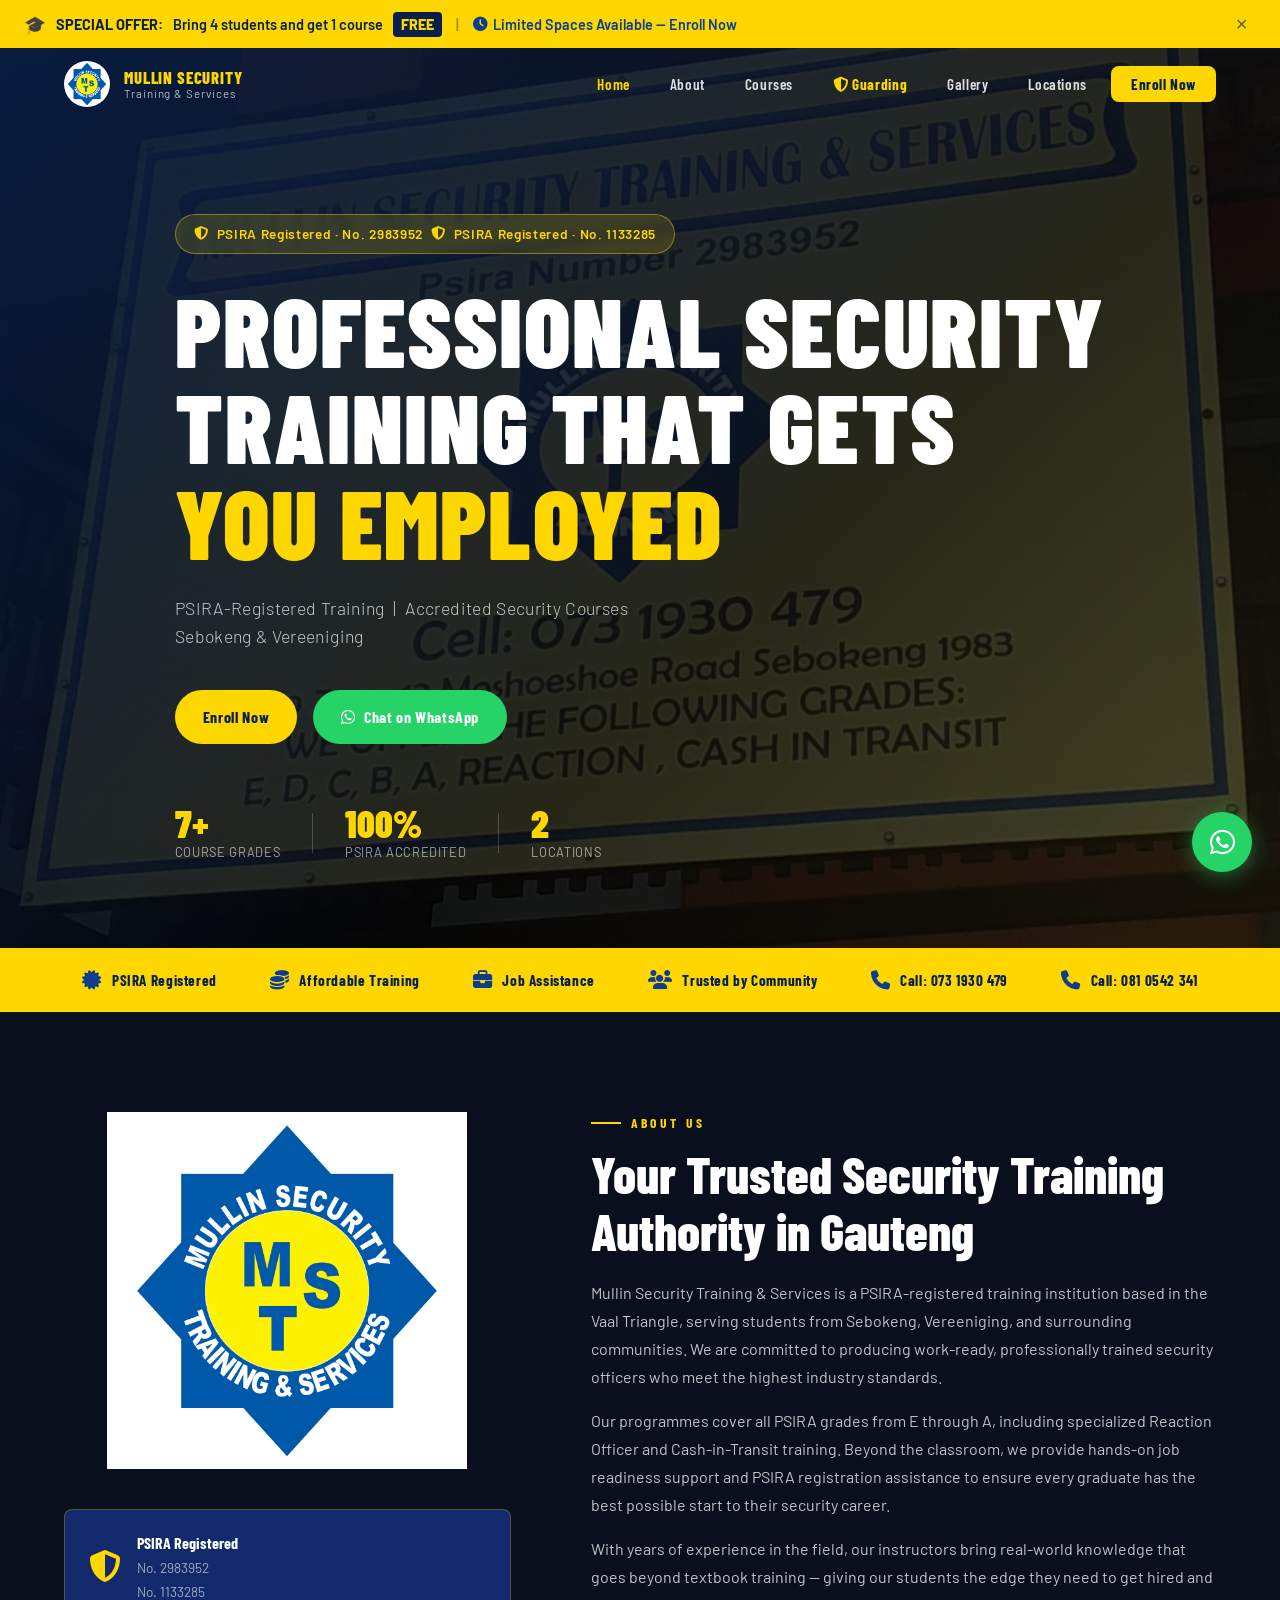
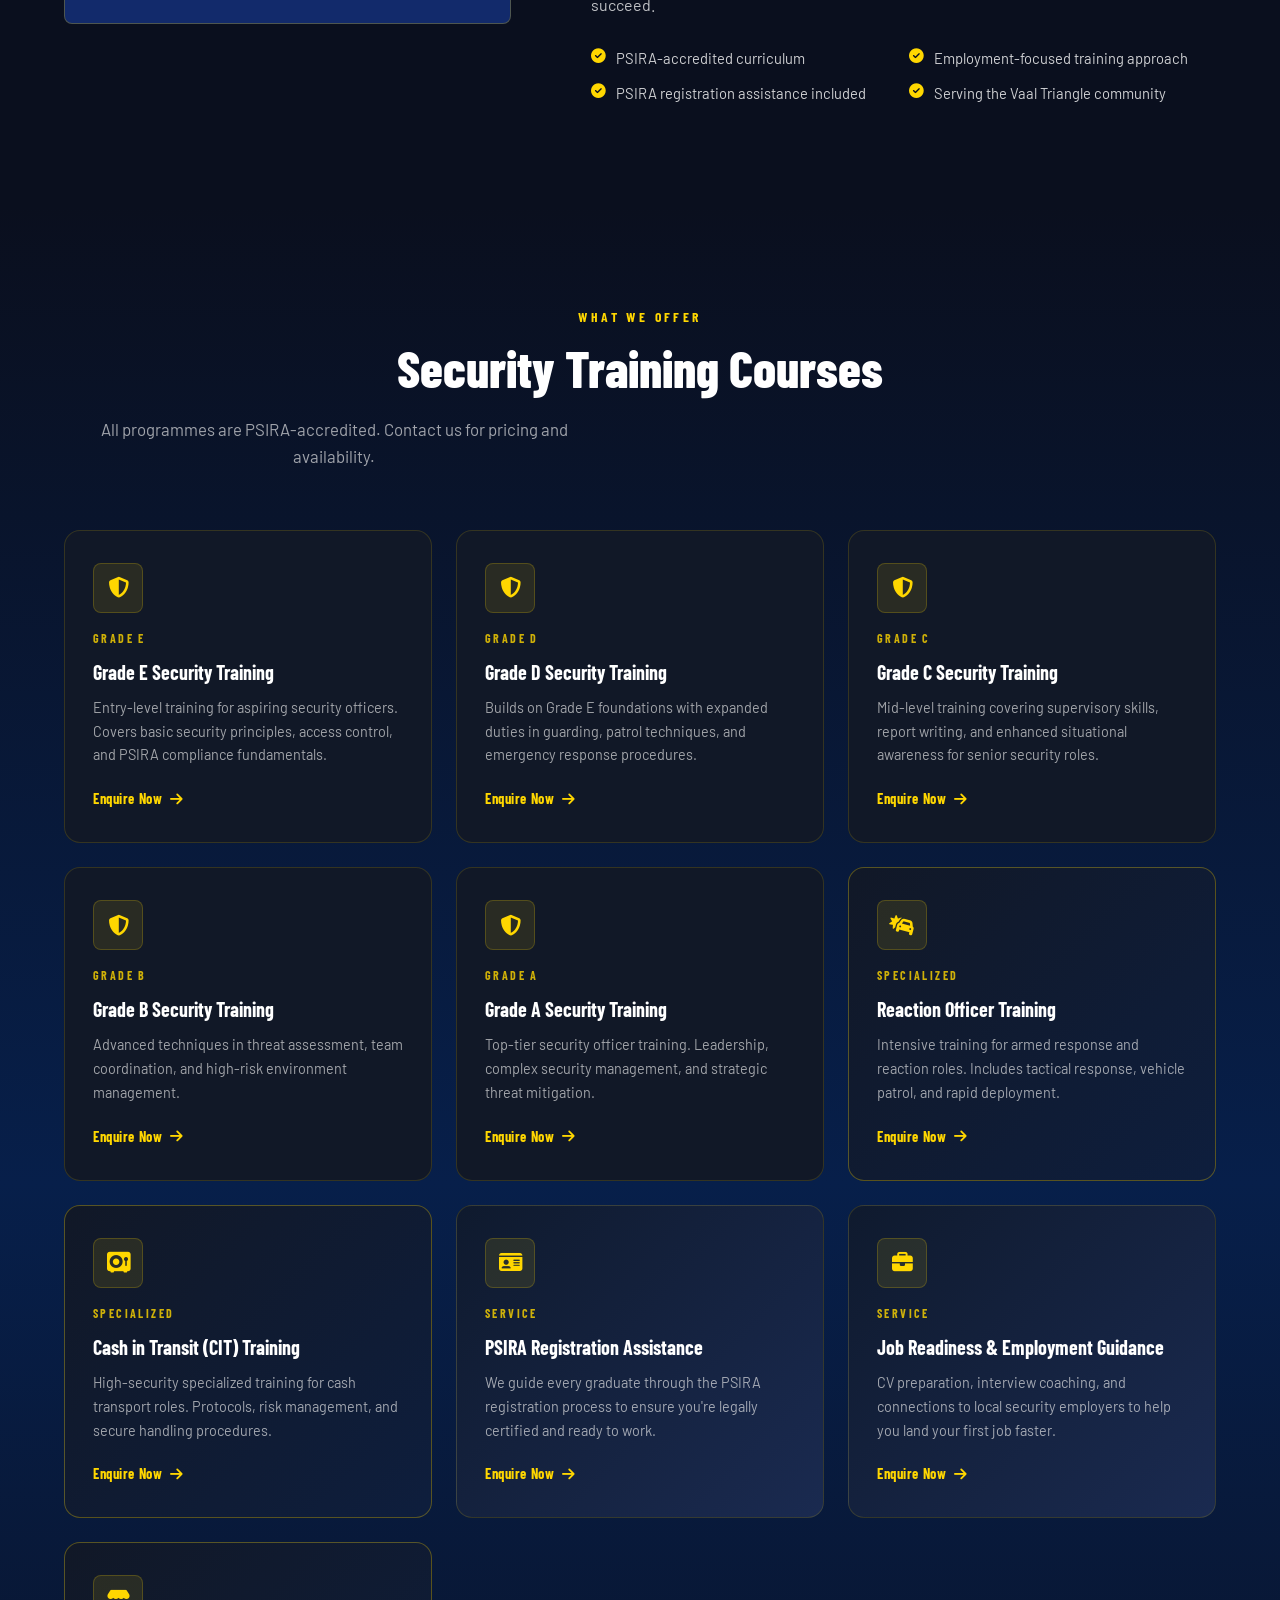
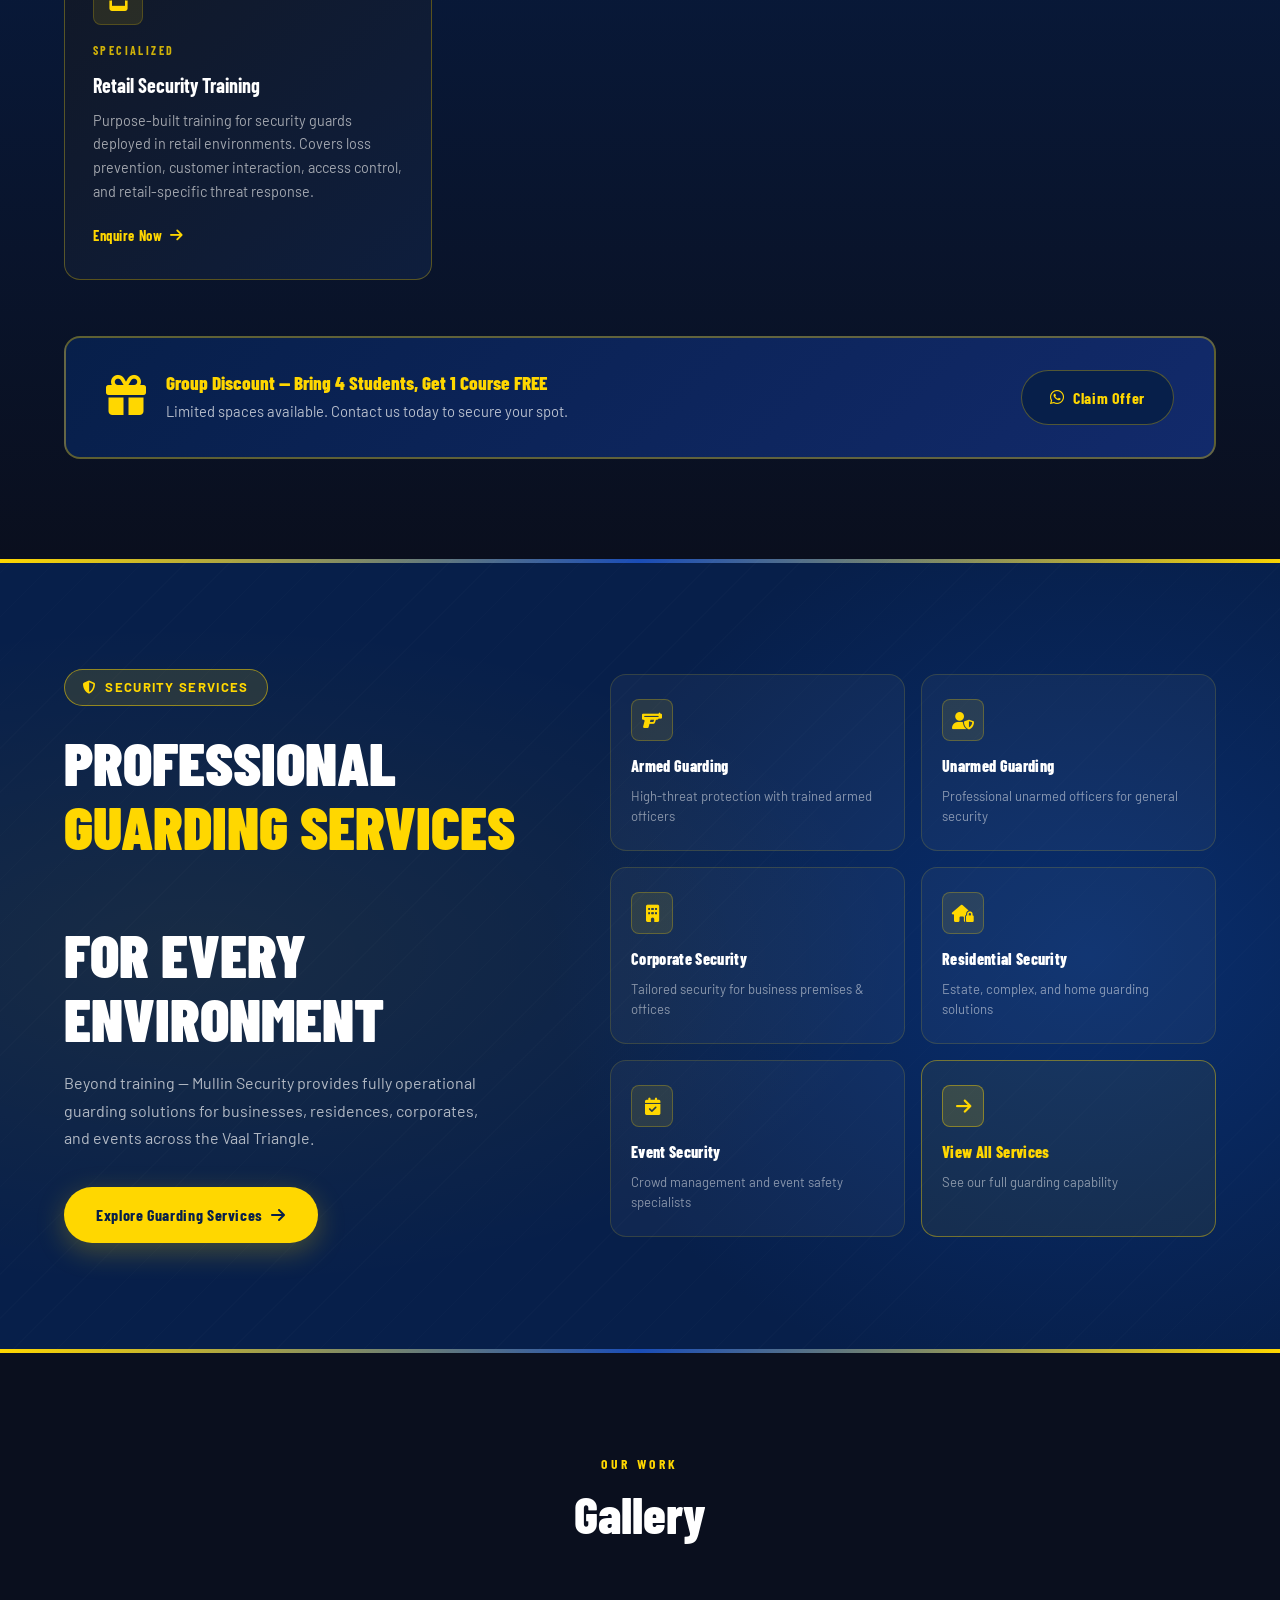
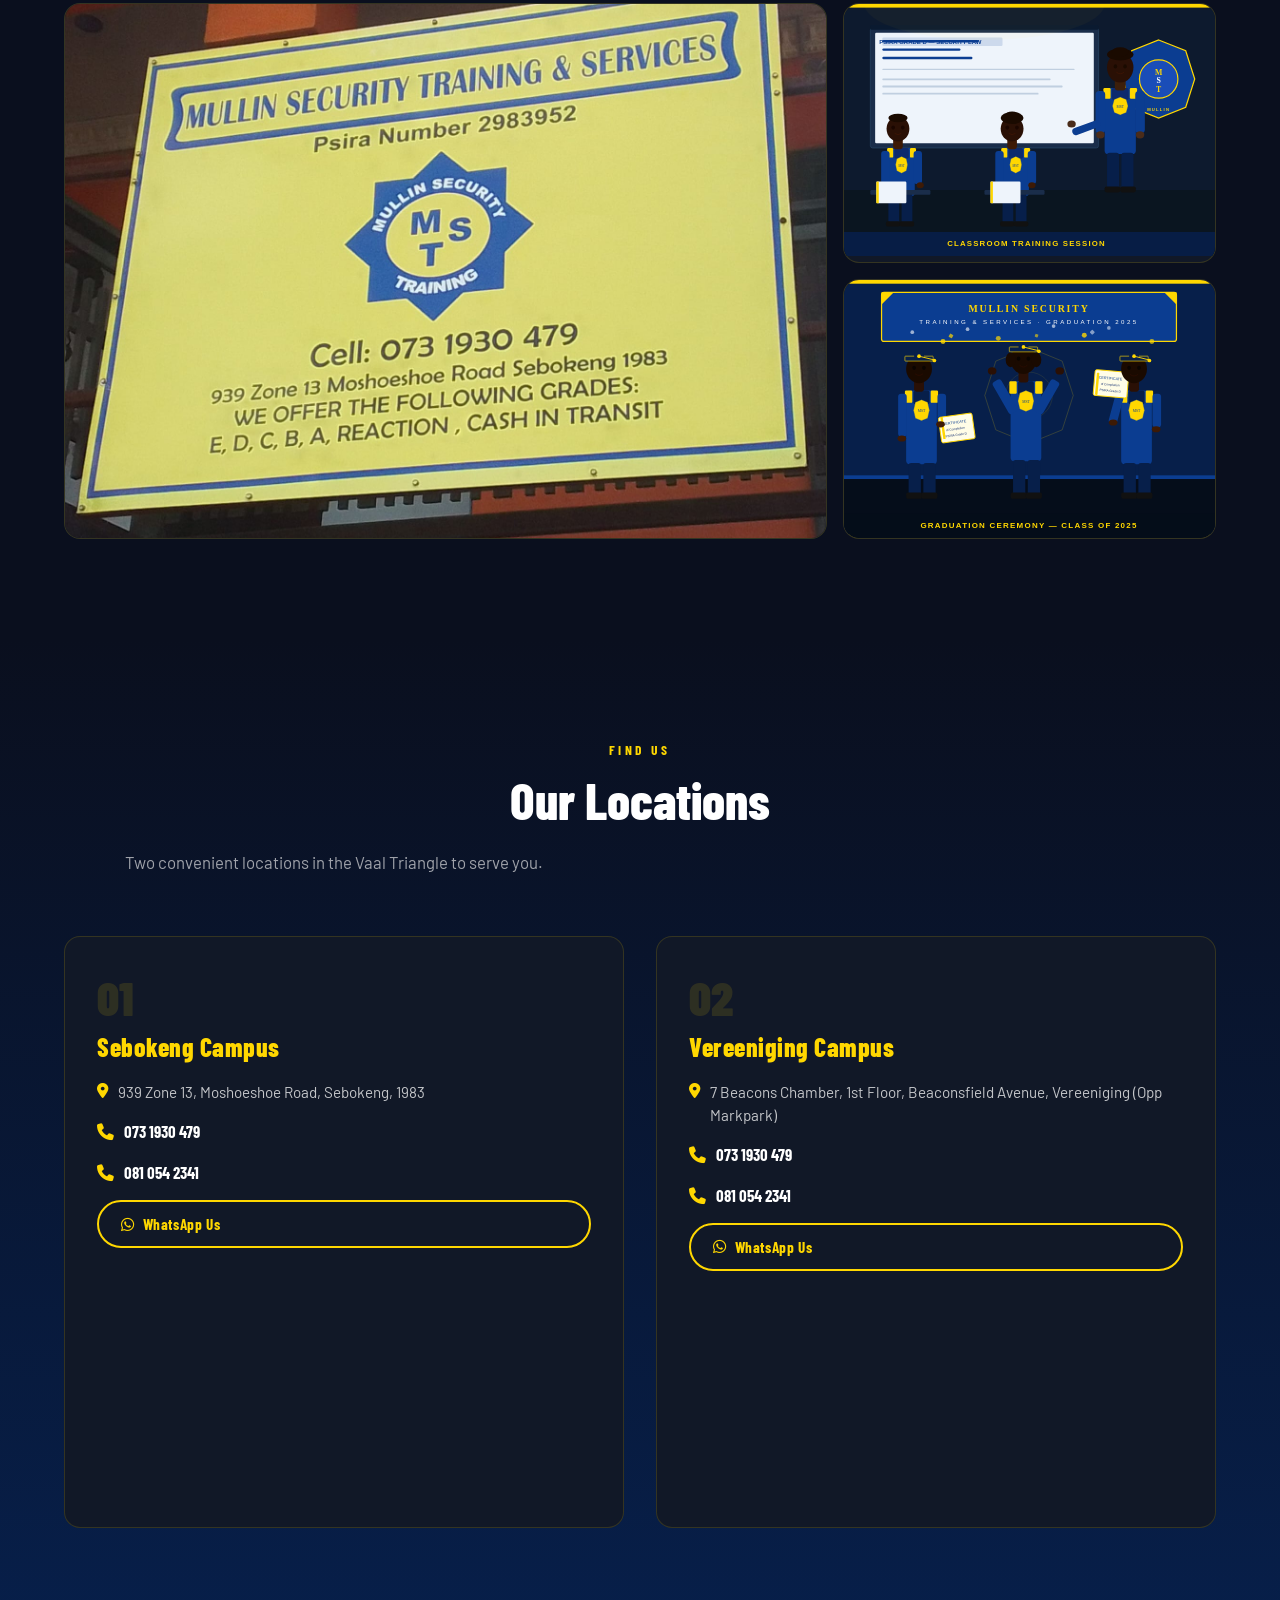
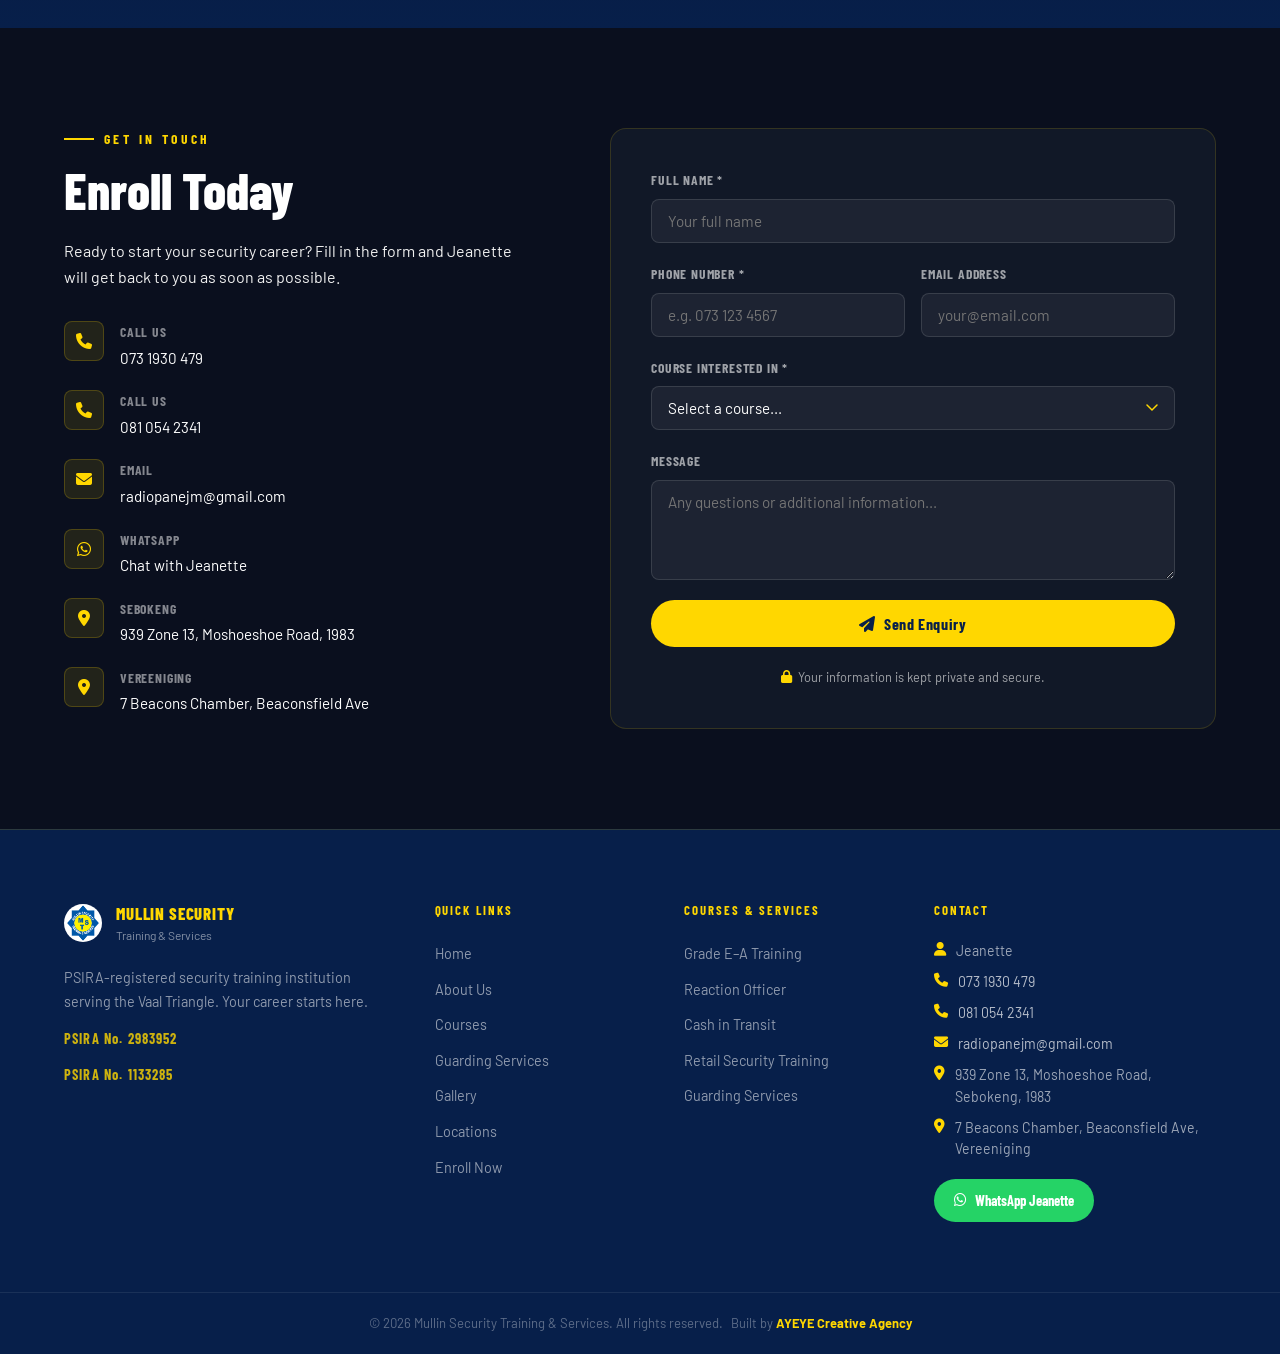
<file: index.html>
<!DOCTYPE html>
<html lang="en">
<head>
  <meta charset="UTF-8" />
  <meta name="viewport" content="width=device-width, initial-scale=1.0" />
  <title>Mullin Security Training & Services | PSIRA Courses in Sebokeng & Vereeniging</title>
  <meta name="description" content="Enroll in PSIRA-accredited security training courses including Grades E to A, Reaction, and Cash-in-Transit. Based in Sebokeng and Vereeniging. Start your security career today." />
  <meta name="keywords" content="Security training South Africa, PSIRA courses Sebokeng, Security grades training, Cash in transit training, Reaction officer course, Security training Vereeniging" />
  <meta name="robots" content="index, follow" />
  <meta property="og:title" content="Mullin Security Training & Services" />
  <meta property="og:description" content="PSIRA-accredited security training in Sebokeng & Vereeniging. Grades E–A, Reaction, CIT." />
  <meta property="og:type" content="website" />

  <!-- Favicon -->
  <link rel="icon" href="msts-logo.png" type="image/png" />

  <!-- Fonts -->
  <link rel="preconnect" href="https://fonts.googleapis.com" />
  <link rel="preconnect" href="https://fonts.gstatic.com" crossorigin />
  <link href="https://fonts.googleapis.com/css2?family=Barlow+Condensed:wght@400;600;700;800;900&family=Barlow:wght@300;400;500;600&display=swap" rel="stylesheet" />

  <!-- Icons -->
  <link rel="stylesheet" href="https://cdnjs.cloudflare.com/ajax/libs/font-awesome/6.5.0/css/all.min.css" />

  <!-- Stylesheets -->
  <link rel="stylesheet" href="reset.css" />
  <link rel="stylesheet" href="style.css" />
  <link rel="stylesheet" href="components.css" />
  <link rel="stylesheet" href="responsive.css" /> 
</head>
<body>

  <!-- PROMO BANNER -->
  <div class="promo-banner" id="promoBanner">
    <div class="promo-inner">
      <span class="promo-icon">🎓</span>
      <strong>SPECIAL OFFER:</strong> Bring 4 students and get 1 course <span class="promo-highlight">FREE</span>
      <span class="promo-divider">|</span>
      <span class="promo-urgent"><i class="fas fa-clock"></i> Limited Spaces Available — Enroll Now</span>
    </div>
    <button class="promo-close" onclick="document.getElementById('promoBanner').style.display='none'">✕</button>
  </div>

  <!-- NAVIGATION -->
  <nav class="navbar" id="navbar">
    <div class="nav-container">
      <div class="nav-brand">
        <img src="msts-logo.png" alt="MST logo" class="site-logo" />
        <div class="nav-brand-text">
          <span class="brand-main">MULLIN SECURITY</span>
          <span class="brand-sub">Training & Services</span>
        </div>
      </div>
      <ul class="nav-links" id="navLinks">
        <li><a href="#home" class="nav-link">Home</a></li>
        <li><a href="#about" class="nav-link">About</a></li>
        <li><a href="#courses" class="nav-link">Courses</a></li>
        <li><a href="guarding.html" class="nav-link nav-link-guard"><i class="fas fa-shield-halved"></i> Guarding</a></li>
        <li><a href="#gallery" class="nav-link">Gallery</a></li>
        <li><a href="#locations" class="nav-link">Locations</a></li>
        <li><a href="#contact" class="nav-link nav-cta">Enroll Now</a></li>
      </ul>
      <button class="hamburger" id="hamburger" aria-label="Toggle menu">
        <span></span><span></span><span></span>
      </button>
    </div>
  </nav>

  <!-- MOBILE OVERLAY MENU -->
  <div class="mobile-overlay" id="mobileOverlay">
    <button class="overlay-close" id="overlayClose">✕</button>
    <ul class="overlay-links">
      <li><a href="#home" class="overlay-link">Home</a></li>
      <li><a href="#about" class="overlay-link">About</a></li>
      <li><a href="#courses" class="overlay-link">Courses</a></li>  
      <li><a href="guarding.html" class="overlay-link overlay-link-guard">Guarding Services</a></li>
      <li><a href="#gallery" class="overlay-link">Gallery</a></li>
      <li><a href="#locations" class="overlay-link">Locations</a></li>
      <li><a href="#contact" class="overlay-link">Contact</a></li>
    </ul>
    <a href="https://wa.me/27731930479?text=Hi%2C%20I%27d%20like%20to%20enquire%20about%20your%20security%20training%20courses." class="overlay-whatsapp" target="_blank">
      <i class="fab fa-whatsapp"></i> Chat on WhatsApp
    </a>
  </div>

  <!-- HERO -->
  <section class="hero" id="home">
    <div class="hero-bg">
      <img src="mullin security.jpeg" alt="Mullin Security Training" class="hero-img" />
      <div class="hero-overlay"></div>
    </div>
    <div class="hero-content">
      <div class="hero-badge reveal">
        <i class="fas fa-shield-halved"></i> PSIRA Registered · No. 2983952
        <i class="fas fa-shield-halved"></i> PSIRA Registered · No. 1133285
      </div>
      <h1 class="hero-title reveal">
        Professional Security<br />Training That Gets<br /><span class="hero-accent">You Employed</span>
      </h1>
      <p class="hero-sub reveal">PSIRA-Registered Training &nbsp;|&nbsp; Accredited Security Courses<br />Sebokeng &amp; Vereeniging</p>
      <div class="hero-ctas reveal">
        <a href="#contact" class="btn btn-primary">Enroll Now</a>
        <a href="https://wa.me/27731930479?text=Hi%2C%20I%27d%20like%20to%20enquire%20about%20your%20security%20training%20courses." class="btn btn-whatsapp" target="_blank">
          <i class="fab fa-whatsapp"></i> Chat on WhatsApp
        </a>
      </div>
      <div class="hero-stats reveal">
        <div class="stat"><span class="stat-num">7+</span><span class="stat-label">Course Grades</span></div>
        <div class="stat-divider"></div>
        <div class="stat"><span class="stat-num">100%</span><span class="stat-label">PSIRA Accredited</span></div>
        <div class="stat-divider"></div>
        <div class="stat"><span class="stat-num">2</span><span class="stat-label">Locations</span></div>
      </div>
    </div>
  </section>

  <!-- TRUST STRIP -->
  <section class="trust-strip">
    <div class="trust-container">
      <div class="trust-item reveal"><i class="fas fa-certificate"></i><span>PSIRA Registered</span></div>
      <div class="trust-item reveal"><i class="fas fa-coins"></i><span>Affordable Training</span></div>
      <div class="trust-item reveal"><i class="fas fa-briefcase"></i><span>Job Assistance</span></div>
      <div class="trust-item reveal"><i class="fas fa-users"></i><span>Trusted by Community</span></div>
      <div class="trust-item reveal"><i class="fas fa-phone"></i><span>Call: 073 1930 479</span></div>
      <div class="trust-item reveal"><i class="fas fa-phone"></i><span>Call: 081 0542 341</span></div>
    </div>
  </section>

  <!-- ABOUT -->
  <section class="about section" id="about">
    <div class="container">
      <div class="about-grid">
        <div class="about-visual reveal">
          <img src="msts-logo.png" alt="Mullin Security Training logo" class="about-logo" />
          <div class="psira-card">
            <i class="fas fa-shield-halved"></i>
            <div>
              <strong>PSIRA Registered</strong>
              <span>No. 2983952</span>
              <span>No. 1133285</span>
            </div>
          </div>
        </div>
        <div class="about-text">
          <div class="section-label reveal">About Us</div>
          <h2 class="section-title reveal">Your Trusted Security Training Authority in Gauteng</h2>
          <p class="about-para reveal">Mullin Security Training & Services is a PSIRA-registered training institution based in the Vaal Triangle, serving students from Sebokeng, Vereeniging, and surrounding communities. We are committed to producing work-ready, professionally trained security officers who meet the highest industry standards.</p>
          <p class="about-para reveal">Our programmes cover all PSIRA grades from E through A, including specialized Reaction Officer and Cash-in-Transit training. Beyond the classroom, we provide hands-on job readiness support and PSIRA registration assistance to ensure every graduate has the best possible start to their security career.</p>
          <p class="about-para reveal">With years of experience in the field, our instructors bring real-world knowledge that goes beyond textbook training — giving our students the edge they need to get hired and succeed.</p>
          <div class="about-highlights reveal">
            <div class="highlight-item"><i class="fas fa-check-circle"></i> PSIRA-accredited curriculum</div>
            <div class="highlight-item"><i class="fas fa-check-circle"></i> Employment-focused training approach</div>
            <div class="highlight-item"><i class="fas fa-check-circle"></i> PSIRA registration assistance included</div>
            <div class="highlight-item"><i class="fas fa-check-circle"></i> Serving the Vaal Triangle community</div>
          </div>
        </div>
      </div>
    </div>
  </section>

  <!-- COURSES -->
  <section class="courses section" id="courses">
    <div class="container">
      <div class="section-header">
        <div class="section-label reveal">What We Offer</div>
        <h2 class="section-title reveal">Security Training Courses</h2>
        <p class="section-sub reveal">All programmes are PSIRA-accredited. Contact us for pricing and availability.</p>
      </div>
      <div class="courses-grid">
        <div class="course-card reveal" data-delay="0">
          <div class="course-icon"><i class="fas fa-shield-halved"></i></div>
          <div class="course-grade">Grade E</div>
          <h3>Grade E Security Training</h3>
          <p>Entry-level training for aspiring security officers. Covers basic security principles, access control, and PSIRA compliance fundamentals.</p>
          <a href="#contact" class="course-cta">Enquire Now <i class="fas fa-arrow-right"></i></a>
        </div>
        <div class="course-card reveal" data-delay="1">
          <div class="course-icon"><i class="fas fa-shield-halved"></i></div>
          <div class="course-grade">Grade D</div>
          <h3>Grade D Security Training</h3>
          <p>Builds on Grade E foundations with expanded duties in guarding, patrol techniques, and emergency response procedures.</p>
          <a href="#contact" class="course-cta">Enquire Now <i class="fas fa-arrow-right"></i></a>
        </div>
        <div class="course-card reveal" data-delay="2">
          <div class="course-icon"><i class="fas fa-shield-halved"></i></div>
          <div class="course-grade">Grade C</div>
          <h3>Grade C Security Training</h3>
          <p>Mid-level training covering supervisory skills, report writing, and enhanced situational awareness for senior security roles.</p>
          <a href="#contact" class="course-cta">Enquire Now <i class="fas fa-arrow-right"></i></a>
        </div>
        <div class="course-card reveal" data-delay="3">
          <div class="course-icon"><i class="fas fa-shield-halved"></i></div>
          <div class="course-grade">Grade B</div>
          <h3>Grade B Security Training</h3>
          <p>Advanced techniques in threat assessment, team coordination, and high-risk environment management.</p>
          <a href="#contact" class="course-cta">Enquire Now <i class="fas fa-arrow-right"></i></a>
        </div>
        <div class="course-card reveal" data-delay="4">
          <div class="course-icon"><i class="fas fa-shield-halved"></i></div>
          <div class="course-grade">Grade A</div>
          <h3>Grade A Security Training</h3>
          <p>Top-tier security officer training. Leadership, complex security management, and strategic threat mitigation.</p>
          <a href="#contact" class="course-cta">Enquire Now <i class="fas fa-arrow-right"></i></a>
        </div>
        <div class="course-card reveal featured" data-delay="5">
          <div class="course-icon"><i class="fas fa-car-burst"></i></div>
          <div class="course-grade">Specialized</div>
          <h3>Reaction Officer Training</h3>
          <p>Intensive training for armed response and reaction roles. Includes tactical response, vehicle patrol, and rapid deployment.</p>
          <a href="#contact" class="course-cta">Enquire Now <i class="fas fa-arrow-right"></i></a>
        </div>
        <div class="course-card reveal featured" data-delay="6">
          <div class="course-icon"><i class="fas fa-vault"></i></div>
          <div class="course-grade">Specialized</div>
          <h3>Cash in Transit (CIT) Training</h3>
          <p>High-security specialized training for cash transport roles. Protocols, risk management, and secure handling procedures.</p>
          <a href="#contact" class="course-cta">Enquire Now <i class="fas fa-arrow-right"></i></a>
        </div>
        <div class="course-card reveal service-card" data-delay="7">
          <div class="course-icon"><i class="fas fa-id-card"></i></div>
          <div class="course-grade">Service</div>
          <h3>PSIRA Registration Assistance</h3>
          <p>We guide every graduate through the PSIRA registration process to ensure you're legally certified and ready to work.</p>
          <a href="#contact" class="course-cta">Enquire Now <i class="fas fa-arrow-right"></i></a>
        </div>
        <div class="course-card reveal service-card" data-delay="8">
          <div class="course-icon"><i class="fas fa-briefcase"></i></div>
          <div class="course-grade">Service</div>
          <h3>Job Readiness & Employment Guidance</h3>
          <p>CV preparation, interview coaching, and connections to local security employers to help you land your first job faster.</p>
          <a href="#contact" class="course-cta">Enquire Now <i class="fas fa-arrow-right"></i></a>
        </div>
        <div class="course-card reveal featured" data-delay="9">
          <div class="course-icon"><i class="fas fa-store"></i></div>
          <div class="course-grade">Specialized</div>
          <h3>Retail Security Training</h3>
          <p>Purpose-built training for security guards deployed in retail environments. Covers loss prevention, customer interaction, access control, and retail-specific threat response.</p>
          <a href="#contact" class="course-cta">Enquire Now <i class="fas fa-arrow-right"></i></a>
        </div>
      </div>

      <!-- Promo CTA -->
      <div class="promo-section reveal">
        <div class="promo-card">
          <div class="promo-text">
            <i class="fas fa-gift"></i>
            <div>
              <strong>Group Discount — Bring 4 Students, Get 1 Course FREE</strong>
              <span>Limited spaces available. Contact us today to secure your spot.</span>
            </div>
          </div>
          <a href="https://wa.me/27731930479?text=Hi%20Jeanette%2C%20I%27m%20interested%20in%20the%20group%20discount%20for%20security%20training." class="btn btn-dark" target="_blank">
            <i class="fab fa-whatsapp"></i> Claim Offer
          </a>
        </div>
      </div>
    </div>
  </section>

  <!-- GUARDING SERVICES TEASER -->
  <section class="guarding-teaser" id="guarding">
    <div class="guarding-teaser-bg"></div>
    <div class="container">
      <div class="guarding-teaser-inner">
        <div class="guarding-teaser-left">
          <div class="guarding-pill reveal"><i class="fas fa-shield-halved"></i> Security Services</div>
          <h2 class="guarding-title reveal">
            Professional<br /><span class="guarding-accent">Guarding Services</span><br />for Every Environment
          </h2>
          <p class="guarding-sub reveal">Beyond training — Mullin Security provides fully operational guarding solutions for businesses, residences, corporates, and events across the Vaal Triangle.</p>
          <a href="guarding.html" class="btn btn-primary guarding-btn reveal">
            Explore Guarding Services <i class="fas fa-arrow-right"></i>
          </a>
        </div>
        <div class="guarding-teaser-right">
          <div class="guarding-services-grid">
            <a href="guarding.html#armed" class="gservice-card reveal" data-delay="0">
              <div class="gservice-icon"><i class="fas fa-gun"></i></div>
              <strong>Armed Guarding</strong>
              <span>High-threat protection with trained armed officers</span>
            </a>
            <a href="guarding.html#unarmed" class="gservice-card reveal" data-delay="1">
              <div class="gservice-icon"><i class="fas fa-user-shield"></i></div>
              <strong>Unarmed Guarding</strong>
              <span>Professional unarmed officers for general security</span>
            </a>
            <a href="guarding.html#corporate" class="gservice-card reveal" data-delay="2">
              <div class="gservice-icon"><i class="fas fa-building"></i></div>
              <strong>Corporate Security</strong>
              <span>Tailored security for business premises &amp; offices</span>
            </a>
            <a href="guarding.html#residential" class="gservice-card reveal" data-delay="3">
              <div class="gservice-icon"><i class="fas fa-house-lock"></i></div>
              <strong>Residential Security</strong>
              <span>Estate, complex, and home guarding solutions</span>
            </a>
            <a href="guarding.html#events" class="gservice-card reveal" data-delay="4">
              <div class="gservice-icon"><i class="fas fa-calendar-check"></i></div>
              <strong>Event Security</strong>
              <span>Crowd management and event safety specialists</span>
            </a>
            <a href="guarding.html" class="gservice-card gservice-cta-card reveal" data-delay="5">
              <div class="gservice-icon"><i class="fas fa-arrow-right"></i></div>
              <strong>View All Services</strong>
              <span>See our full guarding capability</span>
            </a>
          </div>
        </div>
      </div>
    </div>
  </section>

  <!-- GALLERY -->
  <section class="gallery section" id="gallery">
    <div class="container">
      <div class="section-header">
        <div class="section-label reveal">Our Work</div>
        <h2 class="section-title reveal">Gallery</h2>
      </div>
      <div class="gallery-grid">
        <div class="gallery-item reveal large">
          <img src="mullin security.jpeg" alt="Mullin Security Training signage" />
          <div class="gallery-overlay"><span>Our Training Centre</span></div>
        </div>
        <div class="gallery-item reveal">
          <img src="gallery_1_classroom_training.svg" alt="Mullin Security Training signage" />
        </div>
        <div class="gallery-item reveal">
          <img src="gallery_2_graduation.svg" alt="Mullin Security Training signage" />
        </div>
         
      </div>
    </div>
  </section>

  <!-- LOCATIONS -->
  <section class="locations section" id="locations">
    <div class="container">
      <div class="section-header">
        <div class="section-label reveal">Find Us</div>
        <h2 class="section-title reveal">Our Locations</h2>
        <p class="section-sub reveal">Two convenient locations in the Vaal Triangle to serve you.</p>
      </div>
      <div class="locations-grid">
        <!-- Location 1 -->
        <div class="location-card reveal">
          <div class="location-info">
            <div class="location-num">01</div>
            <h3>Sebokeng Campus</h3>
            <p class="location-address"><i class="fas fa-map-marker-alt"></i> 939 Zone 13, Moshoeshoe Road, Sebokeng, 1983</p>
            <a href="tel:+27731930479" class="location-phone"><i class="fas fa-phone"></i> 073 1930 479</a>
            <a href="tel:+27810542341" class="location-phone"><i class="fas fa-phone"></i> 081 054 2341</a>
            <a href="https://wa.me/27731930479?text=Hi%2C%20I%27d%20like%20to%20enquire%20about%20courses%20at%20the%20Sebokeng%20campus." class="btn btn-outline-yellow" target="_blank">
              <i class="fab fa-whatsapp"></i> WhatsApp Us
            </a>
          </div>
          <div class="location-map">
            <iframe
              src="https://www.google.com/maps/embed?pb=!1m18!1m12!1m3!1d3558.5!2d27.8333!3d-26.5833!2m3!1f0!2f0!3f0!3m2!1i1024!2i768!4f13.1!3m3!1m2!1s0x0%3A0x0!2zMjbCsDM1JzAwLjAiUyAyN8KwNTAnMDAuMCJF!5e0!3m2!1sen!2sza!4v1234567890"
              width="100%" height="250" style="border:0;" allowfullscreen="" loading="lazy"
              title="Sebokeng Location Map">
            </iframe>
          </div>
        </div>
        <!-- Location 2 -->
        <div class="location-card reveal">
          <div class="location-info">
            <div class="location-num">02</div>
            <h3>Vereeniging Campus</h3>
            <p class="location-address"><i class="fas fa-map-marker-alt"></i> 7 Beacons Chamber, 1st Floor, Beaconsfield Avenue, Vereeniging (Opp Markpark)</p>
            <a href="tel:+27731930479" class="location-phone"><i class="fas fa-phone"></i> 073 1930 479</a>
            <a href="tel:+27810542341" class="location-phone"><i class="fas fa-phone"></i> 081 054 2341</a>
            <a href="https://wa.me/27731930479?text=Hi%2C%20I%27d%20like%20to%20enquire%20about%20courses%20at%20the%20Vereeniging%20campus." class="btn btn-outline-yellow" target="_blank">
              <i class="fab fa-whatsapp"></i> WhatsApp Us
            </a>
          </div>
          <div class="location-map">
            <iframe
              src="https://www.google.com/maps/embed?pb=!1m18!1m12!1m3!1d3556.0!2d27.9333!3d-26.6667!2m3!1f0!2f0!3f0!3m2!1i1024!2i768!4f13.1!3m3!1m2!1s0x0%3A0x0!2zMjbCsDQwJzAwLjAiUyAyN8KwNTYnMDAuMCJF!5e0!3m2!1sen!2sza!4v1234567891"
              width="100%" height="250" style="border:0;" allowfullscreen="" loading="lazy"
              title="Vereeniging Location Map">
            </iframe>
          </div>
        </div>
      </div>
    </div>
  </section>

  <!-- CONTACT -->
  <section class="contact section" id="contact">
    <div class="container">
      <div class="contact-grid">
        <div class="contact-info">
          <div class="section-label reveal">Get In Touch</div>
          <h2 class="section-title reveal">Enroll Today</h2>
          <p class="reveal">Ready to start your security career? Fill in the form and Jeanette will get back to you as soon as possible.</p>
          <div class="contact-details reveal">
            <div class="contact-detail"><i class="fas fa-phone"></i><div><strong>Call Us</strong><a href="tel:+27731930479">073 1930 479</a></div></div>
            <div class="contact-detail"><i class="fas fa-phone"></i><div><strong>Call Us</strong><a href="tel:+27810542341">081 054 2341</a></div></div>
            <div class="contact-detail"><i class="fas fa-envelope"></i><div><strong>Email</strong><a href="mailto:radiopanejm@gmail.com">radiopanejm@gmail.com</a></div></div>
            <div class="contact-detail"><i class="fab fa-whatsapp"></i><div><strong>WhatsApp</strong><a href="https://wa.me/27731930479" target="_blank">Chat with Jeanette</a></div></div>
            <div class="contact-detail"><i class="fas fa-map-marker-alt"></i><div><strong>Sebokeng</strong><span>939 Zone 13, Moshoeshoe Road, 1983</span></div></div>
            <div class="contact-detail"><i class="fas fa-map-marker-alt"></i><div><strong>Vereeniging</strong><span>7 Beacons Chamber, Beaconsfield Ave</span></div></div>
          </div>
        </div>
        <div class="contact-form-wrap reveal">
          <form class="contact-form" action="https://formspree.io/f/mwvappan" method="POST">
            <div class="form-group">
              <label for="name">Full Name *</label>
              <input type="text" id="name" name="name" placeholder="Your full name" required />
            </div>
            <div class="form-row">
              <div class="form-group">
                <label for="phone">Phone Number *</label>
                <input type="tel" id="phone" name="phone" placeholder="e.g. 073 123 4567" required />
              </div>
              <div class="form-group">
                <label for="email">Email Address</label>
                <input type="email" id="email" name="email" placeholder="your@email.com" />
              </div>
            </div>
            <div class="form-group">
              <label for="course">Course Interested In *</label>
              <select id="course" name="course" required>
                <option value="" disabled selected>Select a course...</option>
                <option value="Grade E">Grade E Security Training</option>
                <option value="Grade D">Grade D Security Training</option>
                <option value="Grade C">Grade C Security Training</option>
                <option value="Grade B">Grade B Security Training</option>
                <option value="Grade A">Grade A Security Training</option>
                <option value="Reaction">Reaction Officer Training</option>
                <option value="CIT">Cash in Transit (CIT) Training</option>
                <option value="Retail Security">Retail Security Training</option>
                <option value="PSIRA">PSIRA Registration Assistance</option>
                <option value="Job Readiness">Job Readiness &amp; Employment Guidance</option>
                <option value="Armed Guarding">Guarding — Armed</option>
                <option value="Unarmed Guarding">Guarding — Unarmed</option>
                <option value="Corporate Security">Guarding — Corporate Security</option>
                <option value="Residential Security">Guarding — Residential</option>
                <option value="Event Security">Guarding — Event Security</option>
                <option value="Other">Other / Not Sure</option>
              </select>
            </div>
            <div class="form-group">
              <label for="message">Message</label>
              <textarea id="message" name="message" rows="4" placeholder="Any questions or additional information..."></textarea>
            </div>
            <button type="submit" class="btn btn-primary btn-full">
              <i class="fas fa-paper-plane"></i> Send Enquiry
            </button>
            <p class="form-note"><i class="fas fa-lock"></i> Your information is kept private and secure.</p>
          </form>
        </div>
      </div>
    </div>
  </section>

  <!-- FOOTER -->
  <footer class="footer">
    <div class="footer-top">
      <div class="container">
        <div class="footer-grid">
          <div class="footer-brand">
            <div class="footer-logo">
              <img src="msts-logo.png" alt="MST logo" class="site-logo site-logo-small" />
              <div>
                <strong>MULLIN SECURITY</strong>
                <span>Training & Services</span>
              </div>
            </div>
            <p>PSIRA-registered security training institution serving the Vaal Triangle. Your career starts here.</p>
            <p class="footer-psira">PSIRA No. 2983952</p>
            <p class="footer-psira">PSIRA No. 1133285</p>
          </div>
          <div class="footer-col">
            <h4>Quick Links</h4>
            <ul>
              <li><a href="#home">Home</a></li>
              <li><a href="#about">About Us</a></li>
              <li><a href="#courses">Courses</a></li>
              <li><a href="guarding.html">Guarding Services</a></li>
              <li><a href="#gallery">Gallery</a></li>
              <li><a href="#locations">Locations</a></li>
              <li><a href="#contact">Enroll Now</a></li>
            </ul>
          </div>
          <div class="footer-col">
            <h4>Courses & Services</h4>
            <ul>
              <li><a href="#courses">Grade E–A Training</a></li>
              <li><a href="#courses">Reaction Officer</a></li>
              <li><a href="#courses">Cash in Transit</a></li>
              <li><a href="#courses">Retail Security Training</a></li>
              <li><a href="guarding.html">Guarding Services</a></li>
            </ul>
          </div>
          <div class="footer-col">
            <h4>Contact</h4>
            <div class="footer-contact">
              <p><i class="fas fa-user"></i> Jeanette</p>
              <p><i class="fas fa-phone"></i> <a href="tel:+27731930479">073 1930 479</a></p>
              <p><i class="fas fa-phone"></i> <a href="tel:+27810542341">081 054 2341</a></p>
              <p><i class="fas fa-envelope"></i> <a href="mailto:radiopanejm@gmail.com">radiopanejm@gmail.com </a></p>
              <p><i class="fas fa-map-marker-alt"></i> 939 Zone 13, Moshoeshoe Road, Sebokeng, 1983</p>
              <p><i class="fas fa-map-marker-alt"></i> 7 Beacons Chamber, Beaconsfield Ave, Vereeniging</p>
            </div>
            <a href="https://wa.me/27731930479?text=Hi%2C%20I%27d%20like%20to%20enquire%20about%20your%20security%20training%20courses." class="footer-whatsapp" target="_blank">
              <i class="fab fa-whatsapp"></i> WhatsApp Jeanette
            </a>
          </div>
        </div>
      </div>
    </div>
    <div class="footer-bottom">
      <div class="container">
        <p>&copy; 2026 Mullin Security Training & Services. All rights reserved.</p>
        <p class="footer-credit">Built by <strong>AYEYE Creative Agency</strong></p>
      </div>
    </div>
  </footer>

  <!-- FLOATING WHATSAPP -->
  <a href="https://wa.me/27731930479?text=Hi%2C%20I%27d%20like%20to%20enquire%20about%20your%20security%20training%20courses." class="whatsapp-float" target="_blank" aria-label="Chat on WhatsApp">
    <i class="fab fa-whatsapp"></i>
    <span class="whatsapp-tooltip">Chat with us!</span>
  </a>

  <!-- Scripts -->
  <script src="main.js"></script>
</body>
</html>
</file>
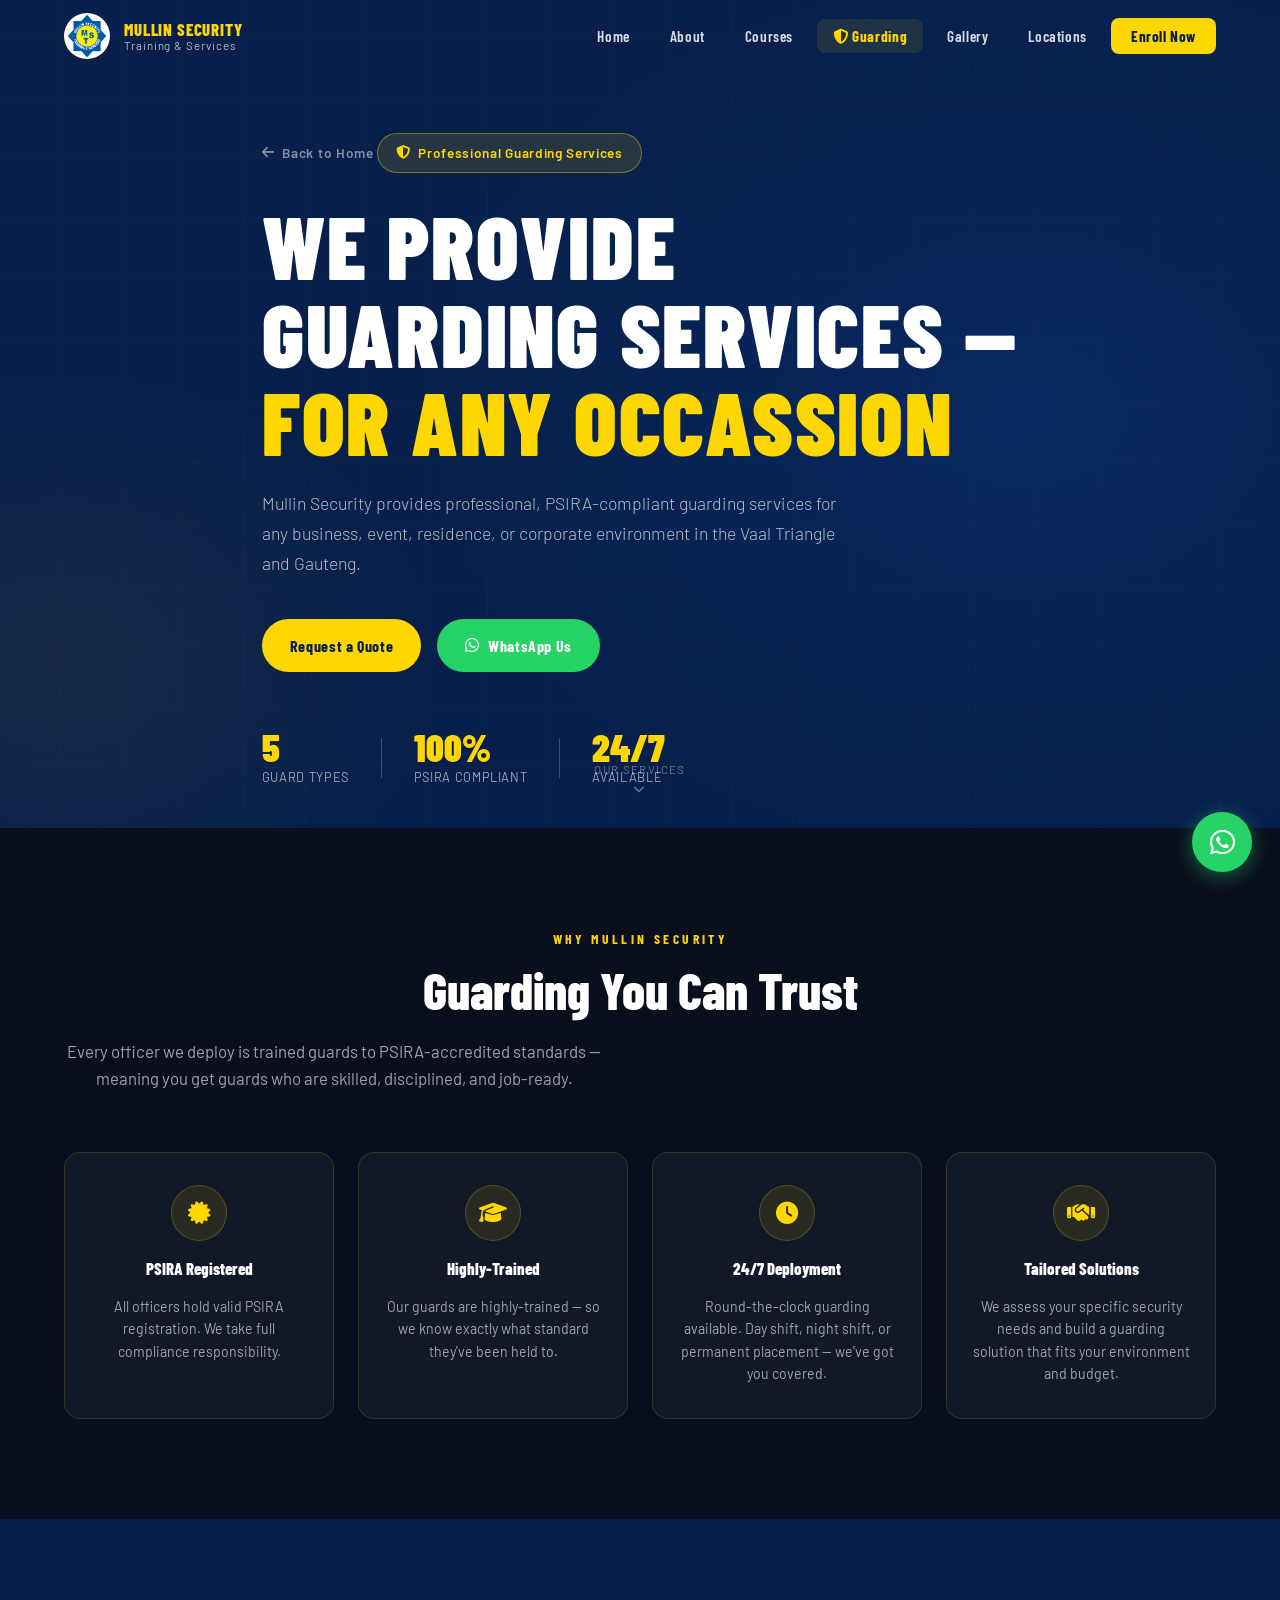
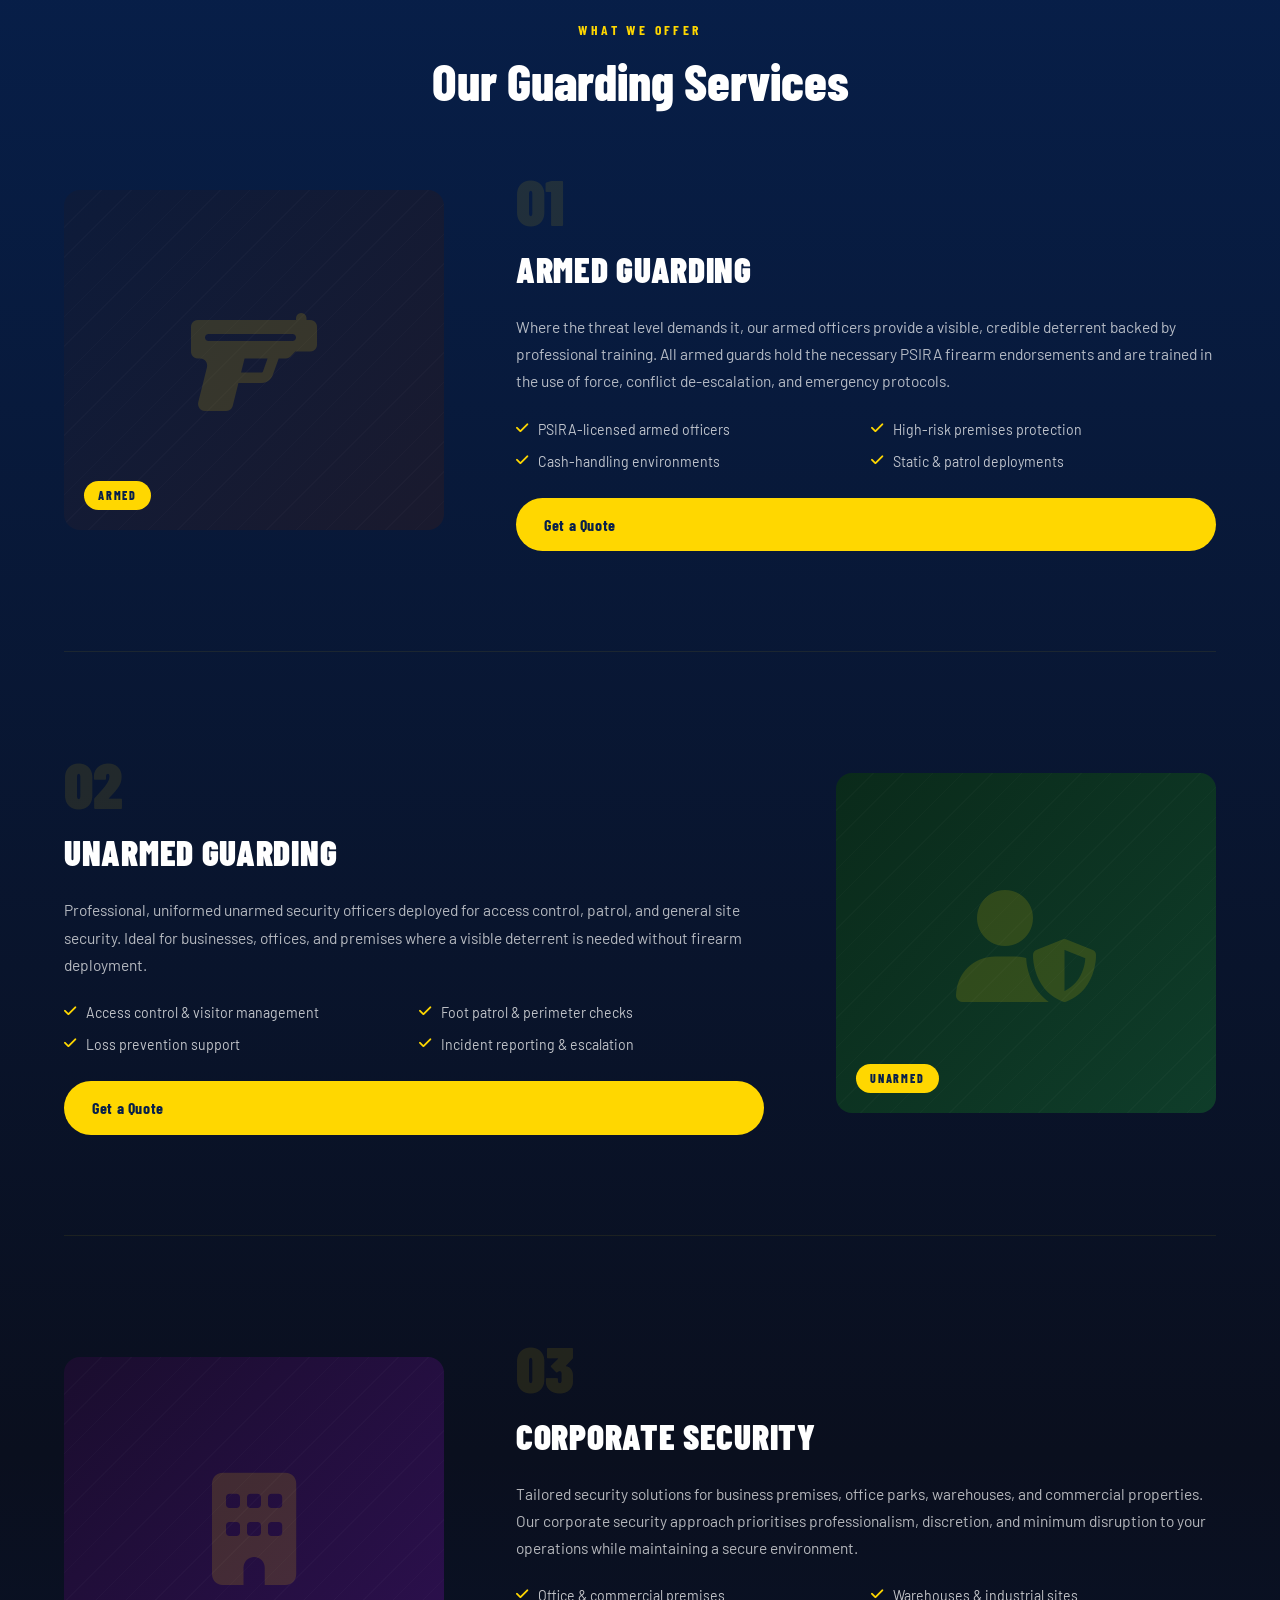
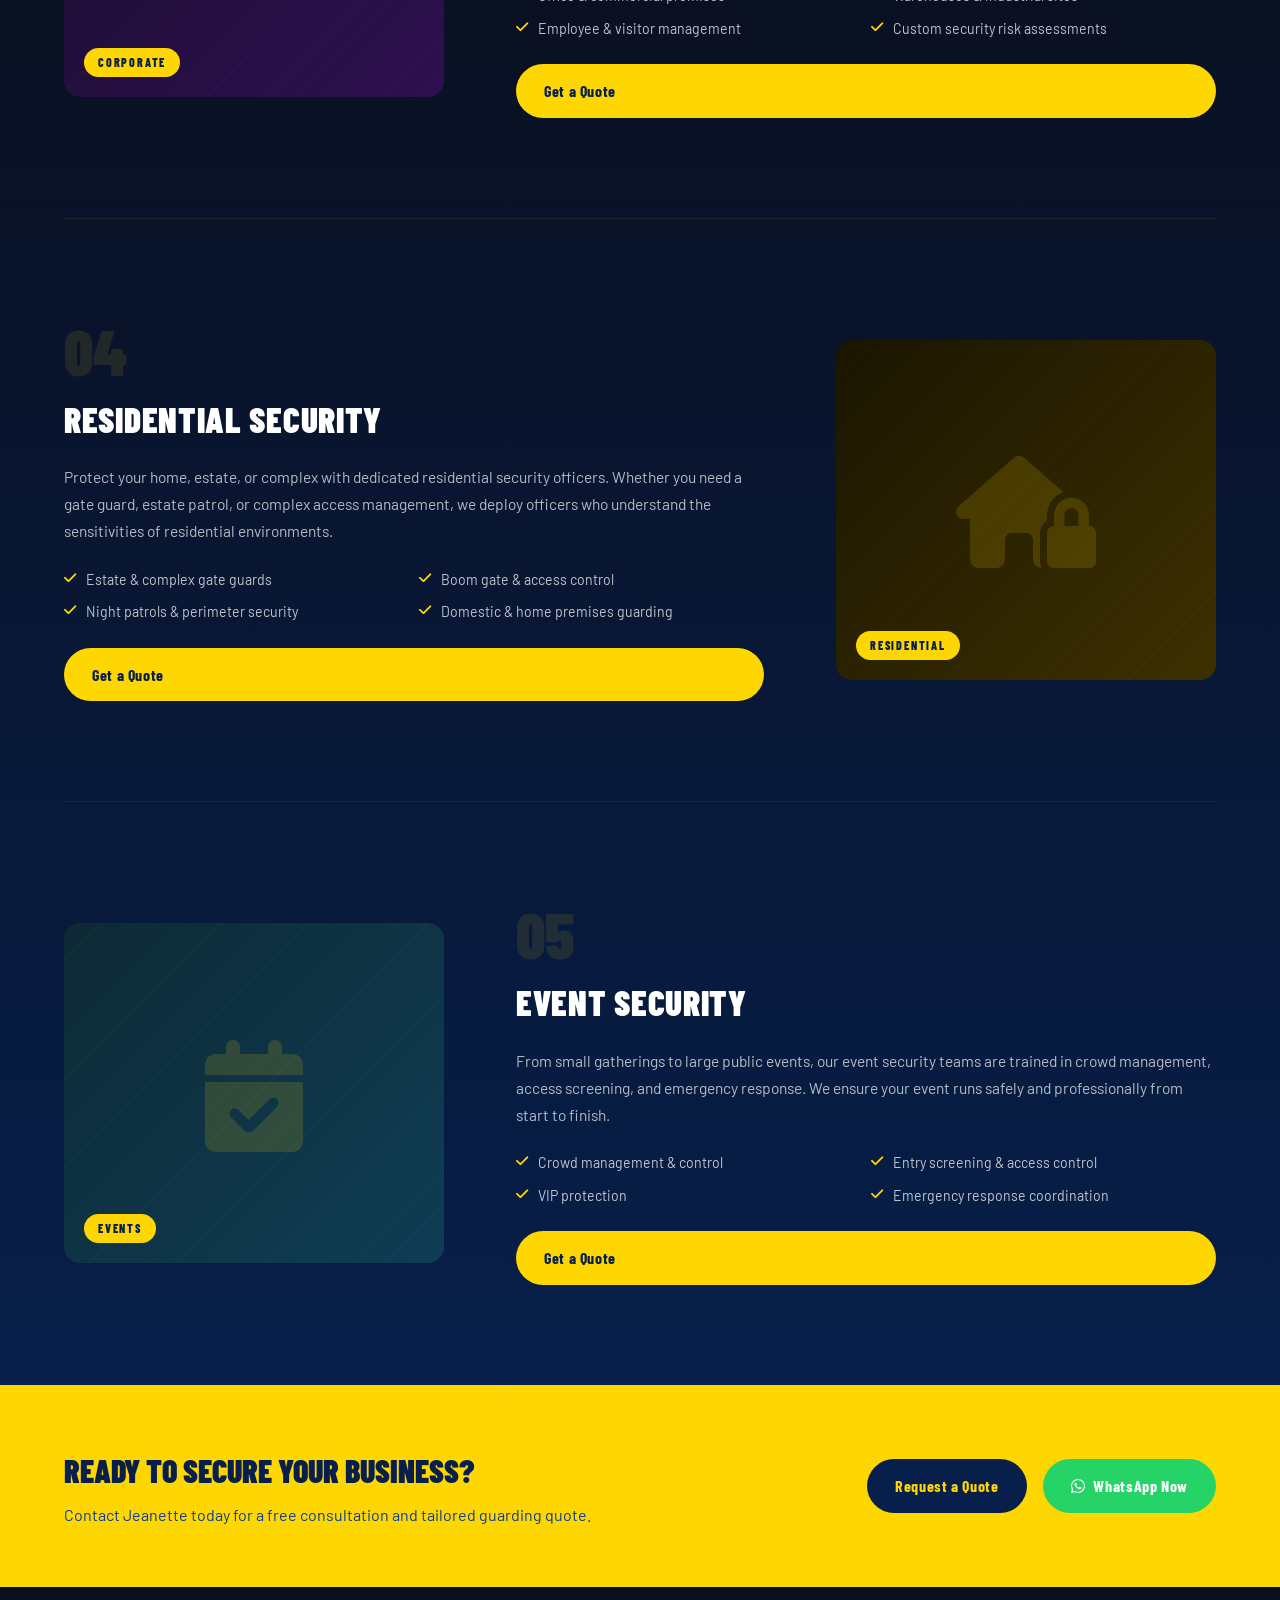
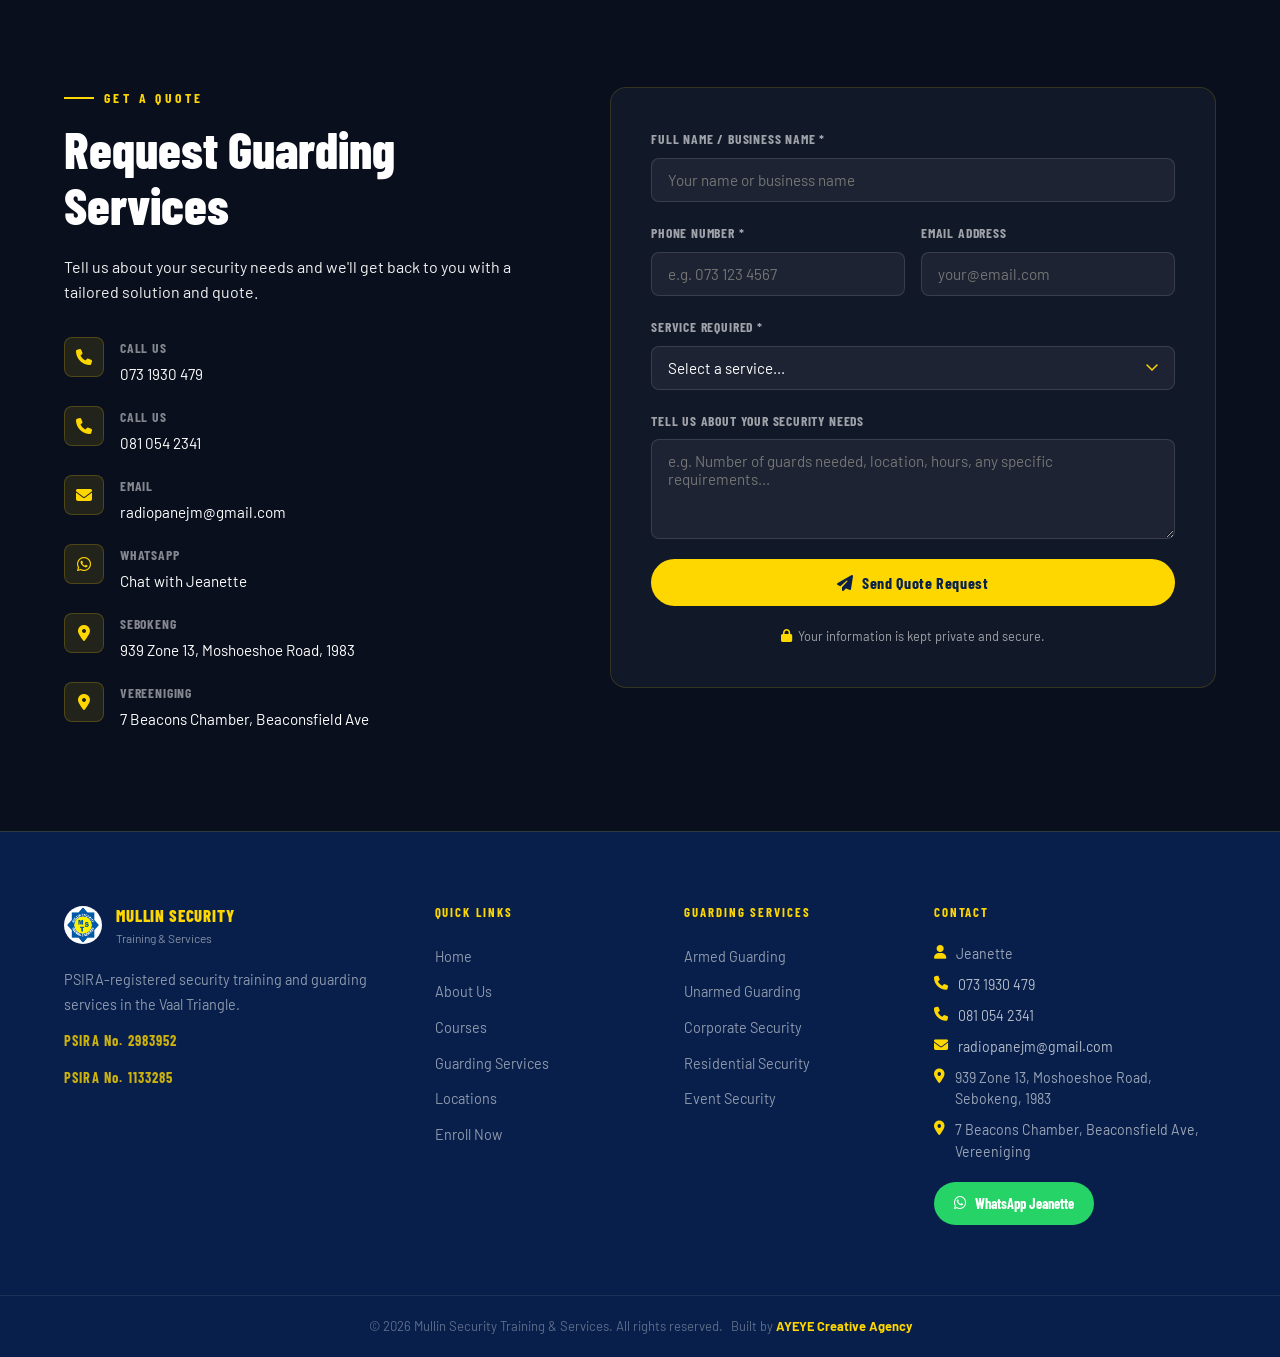
<file: guarding.html>
<!DOCTYPE html>
<html lang="en">
<head>
  <meta charset="UTF-8" />
  <meta name="viewport" content="width=device-width, initial-scale=1.0" />
  <title>Guarding Services | Mullin Security Training & Services</title>
  <meta name="description" content="Professional guarding services by Mullin Security — Armed Guarding, Unarmed Guarding, Corporate Security, Residential Security, and Event Security across the Vaal Triangle." />
  <meta name="keywords" content="Security guarding Sebokeng, Armed guarding Vereeniging, Corporate security Gauteng, Event security Vaal Triangle, Residential guarding South Africa" />
  <meta name="robots" content="index, follow" />

  <!-- Favicon -->
  <link rel="icon" href="msts-logo.png" type="image/png" />

  <!-- Fonts -->
  <link rel="preconnect" href="https://fonts.googleapis.com" />
  <link rel="preconnect" href="https://fonts.gstatic.com" crossorigin />
  <link href="https://fonts.googleapis.com/css2?family=Barlow+Condensed:wght@400;600;700;800;900&family=Barlow:wght@300;400;500;600&display=swap" rel="stylesheet" />

  <!-- Icons -->
  <link rel="stylesheet" href="https://cdnjs.cloudflare.com/ajax/libs/font-awesome/6.5.0/css/all.min.css" />

  <!-- Stylesheets -->
  <link rel="stylesheet" href="reset.css" />
  <link rel="stylesheet" href="style.css" />
  <link rel="stylesheet" href="components.css" />
  <link rel="stylesheet" href="guarding.css" />
  <link rel="stylesheet" href="responsive.css" />
</head>
<body class="guarding-page">

  <!-- NAVIGATION -->
  <nav class="navbar scrolled" id="navbar">
    <div class="nav-container">
      <div class="nav-brand">
        <a href="index.html" style="display:flex;align-items:center;gap:14px;text-decoration:none;">
          <img src="msts-logo.png" alt="MST logo" class="site-logo" />
          <div class="nav-brand-text">
            <span class="brand-main">MULLIN SECURITY</span>
            <span class="brand-sub">Training & Services</span>
          </div>
        </a>
      </div>
      <ul class="nav-links" id="navLinks">
        <li><a href="index.html#home" class="nav-link">Home</a></li>
        <li><a href="index.html#about" class="nav-link">About</a></li>
        <li><a href="index.html#courses" class="nav-link">Courses</a></li>
        <li><a href="guarding.html" class="nav-link nav-link-guard active-page"><i class="fas fa-shield-halved"></i> Guarding</a></li>
        <li><a href="index.html#gallery" class="nav-link">Gallery</a></li>
        <li><a href="index.html#locations" class="nav-link">Locations</a></li>
        <li><a href="index.html#contact" class="nav-link nav-cta">Enroll Now</a></li>
      </ul>
      <button class="hamburger" id="hamburger" aria-label="Toggle menu">
        <span></span><span></span><span></span>
      </button>
    </div>
  </nav>

  <!-- MOBILE OVERLAY -->
  <div class="mobile-overlay" id="mobileOverlay">
    <button class="overlay-close" id="overlayClose">✕</button>
    <ul class="overlay-links">
      <li><a href="index.html#home" class="overlay-link">Home</a></li>
      <li><a href="index.html#about" class="overlay-link">About</a></li>
      <li><a href="index.html#courses" class="overlay-link">Courses</a></li>
      <li><a href="guarding.html" class="overlay-link overlay-link-guard">Guarding Services</a></li>
      <li><a href="index.html#gallery" class="overlay-link">Gallery</a></li>
      <li><a href="index.html#locations" class="overlay-link">Locations</a></li>
      <li><a href="index.html#contact" class="overlay-link">Contact</a></li>
    </ul>
    <a href="https://wa.me/27731930479?text=Hi%2C%20I%27d%20like%20to%20enquire%20about%20your%20guarding%20services." class="overlay-whatsapp" target="_blank">
      <i class="fab fa-whatsapp"></i> Chat on WhatsApp
    </a>
  </div>

  <!-- GUARDING HERO -->
  <section class="guard-hero">
    <div class="guard-hero-bg">
      <div class="guard-hero-pattern"></div>
      <div class="guard-hero-overlay"></div>
    </div>
    <div class="container">
      <div class="guard-hero-content">
        <a href="index.html" class="guard-breadcrumb reveal">
          <i class="fas fa-arrow-left"></i> Back to Home
        </a>
        <div class="guard-hero-badge reveal">
          <i class="fas fa-shield-halved"></i> Professional Guarding Services
        </div>
        <h1 class="guard-hero-title reveal">
          We Provide<br />Guarding Services —<br /><span class="guard-hero-accent">For Any Occassion</span>
        </h1>
        <p class="guard-hero-sub reveal">Mullin Security provides professional, PSIRA-compliant guarding services for any business, event, residence, or corporate environment in the Vaal Triangle and Gauteng.</p>
        <div class="guard-hero-ctas reveal">
          <a href="#guard-contact" class="btn btn-primary">Request a Quote</a>
          <a href="https://wa.me/27731930479?text=Hi%2C%20I%27d%20like%20to%20enquire%20about%20guarding%20services%20for%20my%20business." class="btn btn-whatsapp" target="_blank">
            <i class="fab fa-whatsapp"></i> WhatsApp Us
          </a>
        </div>
        <div class="guard-hero-stats reveal">
          <div class="stat"><span class="stat-num">5</span><span class="stat-label">Guard Types</span></div>
          <div class="stat-divider"></div>
          <div class="stat"><span class="stat-num">100%</span><span class="stat-label">PSIRA Compliant</span></div>
          <div class="stat-divider"></div>
          <div class="stat"><span class="stat-num">24/7</span><span class="stat-label">Available</span></div>
        </div>
      </div>
    </div>
    <div class="guard-hero-scroll">
      <span>Our Services</span>
      <i class="fas fa-chevron-down"></i>
    </div>
  </section>

  <!-- WHY CHOOSE MULLIN GUARDING -->
  <section class="guard-why section">
    <div class="container">
      <div class="section-header">
        <div class="section-label reveal">Why Mullin Security</div>
        <h2 class="section-title reveal">Guarding You Can Trust</h2>
        <p class="section-sub reveal">Every officer we deploy is trained guards to PSIRA-accredited standards — meaning you get guards who are skilled, disciplined, and job-ready.</p>
      </div>
      <div class="guard-why-grid">
        <div class="guard-why-card reveal" data-delay="0">
          <i class="fas fa-certificate"></i>
          <strong>PSIRA Registered</strong>
          <p>All officers hold valid PSIRA registration. We take full compliance responsibility.</p>
        </div>
        <div class="guard-why-card reveal" data-delay="1">
          <i class="fas fa-graduation-cap"></i>
          <strong>Highly-Trained</strong>
          <p>Our guards are highly-trained — so we know exactly what standard they've been held to.</p>
        </div>
        <div class="guard-why-card reveal" data-delay="2">
          <i class="fas fa-clock"></i>
          <strong>24/7 Deployment</strong>
          <p>Round-the-clock guarding available. Day shift, night shift, or permanent placement — we've got you covered.</p>
        </div>
        <div class="guard-why-card reveal" data-delay="3">
          <i class="fas fa-handshake"></i>
          <strong>Tailored Solutions</strong>
          <p>We assess your specific security needs and build a guarding solution that fits your environment and budget.</p>
        </div>
      </div>
    </div>
  </section>

  <!-- GUARDING SERVICES DETAIL -->
  <section class="guard-services section" id="services">
    <div class="container">
      <div class="section-header">
        <div class="section-label reveal">What We Offer</div>
        <h2 class="section-title reveal">Our Guarding Services</h2>
      </div>

      <!-- Armed Guarding -->
      <div class="guard-service-row reveal" id="armed">
        <div class="guard-service-visual armed-visual">
          <div class="guard-service-icon-large"><i class="fas fa-gun"></i></div>
          <div class="guard-service-label-tag">Armed</div>
        </div>
        <div class="guard-service-content">
          <div class="guard-service-num">01</div>
          <h3>Armed Guarding</h3>
          <p>Where the threat level demands it, our armed officers provide a visible, credible deterrent backed by professional training. All armed guards hold the necessary PSIRA firearm endorsements and are trained in the use of force, conflict de-escalation, and emergency protocols.</p>
          <ul class="guard-feature-list">
            <li><i class="fas fa-check"></i> PSIRA-licensed armed officers</li>
            <li><i class="fas fa-check"></i> High-risk premises protection</li>
            <li><i class="fas fa-check"></i> Cash-handling environments</li>
            <li><i class="fas fa-check"></i> Static & patrol deployments</li>
          </ul>
          <a href="#guard-contact" class="btn btn-primary">Get a Quote</a>
        </div>
      </div>

      <!-- Unarmed Guarding -->
      <div class="guard-service-row reverse reveal" id="unarmed">
        <div class="guard-service-visual unarmed-visual">
          <div class="guard-service-icon-large"><i class="fas fa-user-shield"></i></div>
          <div class="guard-service-label-tag">Unarmed</div>
        </div>
        <div class="guard-service-content">
          <div class="guard-service-num">02</div>
          <h3>Unarmed Guarding</h3>
          <p>Professional, uniformed unarmed security officers deployed for access control, patrol, and general site security. Ideal for businesses, offices, and premises where a visible deterrent is needed without firearm deployment.</p>
          <ul class="guard-feature-list">
            <li><i class="fas fa-check"></i> Access control & visitor management</li>
            <li><i class="fas fa-check"></i> Foot patrol & perimeter checks</li>
            <li><i class="fas fa-check"></i> Loss prevention support</li>
            <li><i class="fas fa-check"></i> Incident reporting & escalation</li>
          </ul>
          <a href="#guard-contact" class="btn btn-primary">Get a Quote</a>
        </div>
      </div>

      <!-- Corporate Security -->
      <div class="guard-service-row reveal" id="corporate">
        <div class="guard-service-visual corporate-visual">
          <div class="guard-service-icon-large"><i class="fas fa-building"></i></div>
          <div class="guard-service-label-tag">Corporate</div>
        </div>
        <div class="guard-service-content">
          <div class="guard-service-num">03</div>
          <h3>Corporate Security</h3>
          <p>Tailored security solutions for business premises, office parks, warehouses, and commercial properties. Our corporate security approach prioritises professionalism, discretion, and minimum disruption to your operations while maintaining a secure environment.</p>
          <ul class="guard-feature-list">
            <li><i class="fas fa-check"></i> Office & commercial premises</li>
            <li><i class="fas fa-check"></i> Warehouses & industrial sites</li>
            <li><i class="fas fa-check"></i> Employee & visitor management</li>
            <li><i class="fas fa-check"></i> Custom security risk assessments</li>
          </ul>
          <a href="#guard-contact" class="btn btn-primary">Get a Quote</a>
        </div>
      </div>

      <!-- Residential Security -->
      <div class="guard-service-row reverse reveal" id="residential">
        <div class="guard-service-visual residential-visual">
          <div class="guard-service-icon-large"><i class="fas fa-house-lock"></i></div>
          <div class="guard-service-label-tag">Residential</div>
        </div>
        <div class="guard-service-content">
          <div class="guard-service-num">04</div>
          <h3>Residential Security</h3>
          <p>Protect your home, estate, or complex with dedicated residential security officers. Whether you need a gate guard, estate patrol, or complex access management, we deploy officers who understand the sensitivities of residential environments.</p>
          <ul class="guard-feature-list">
            <li><i class="fas fa-check"></i> Estate & complex gate guards</li>
            <li><i class="fas fa-check"></i> Boom gate & access control</li>
            <li><i class="fas fa-check"></i> Night patrols & perimeter security</li>
            <li><i class="fas fa-check"></i> Domestic & home premises guarding</li>
          </ul>
          <a href="#guard-contact" class="btn btn-primary">Get a Quote</a>
        </div>
      </div>

      <!-- Event Security -->
      <div class="guard-service-row reveal" id="events">
        <div class="guard-service-visual events-visual">
          <div class="guard-service-icon-large"><i class="fas fa-calendar-check"></i></div>
          <div class="guard-service-label-tag">Events</div>
        </div>
        <div class="guard-service-content">
          <div class="guard-service-num">05</div>
          <h3>Event Security</h3>
          <p>From small gatherings to large public events, our event security teams are trained in crowd management, access screening, and emergency response. We ensure your event runs safely and professionally from start to finish.</p>
          <ul class="guard-feature-list">
            <li><i class="fas fa-check"></i> Crowd management & control</li>
            <li><i class="fas fa-check"></i> Entry screening & access control</li>
            <li><i class="fas fa-check"></i> VIP protection</li>
            <li><i class="fas fa-check"></i> Emergency response coordination</li>
          </ul>
          <a href="#guard-contact" class="btn btn-primary">Get a Quote</a>
        </div>
      </div>
    </div>
  </section>

  <!-- CTA BAND -->
  <section class="guard-cta-band">
    <div class="container">
      <div class="guard-cta-inner reveal">
        <div>
          <h2>Ready to Secure Your Business?</h2>
          <p>Contact Jeanette today for a free consultation and tailored guarding quote.</p>
        </div>
        <div class="guard-cta-buttons">
          <a href="#guard-contact" class="btn btn-primary">Request a Quote</a>
          <a href="https://wa.me/27731930479?text=Hi%2C%20I%27d%20like%20a%20guarding%20services%20quote." class="btn btn-whatsapp" target="_blank">
            <i class="fab fa-whatsapp"></i> WhatsApp Now
          </a>
        </div>
      </div>
    </div>
  </section>

  <!-- CONTACT / QUOTE FORM -->
  <section class="contact section" id="guard-contact">
    <div class="container">
      <div class="contact-grid">
        <div class="contact-info">
          <div class="section-label reveal">Get a Quote</div>
          <h2 class="section-title reveal">Request Guarding Services</h2>
          <p class="reveal">Tell us about your security needs and we'll get back to you with a tailored solution and quote.</p>
          <div class="contact-details reveal">
            <div class="contact-detail"><i class="fas fa-phone"></i><div><strong>Call Us</strong><a href="tel:+27731930479">073 1930 479</a></div></div>
            <div class="contact-detail"><i class="fas fa-phone"></i><div><strong>Call Us</strong><a href="tel:+27810542341">081 054 2341</a></div></div>
            <div class="contact-detail"><i class="fas fa-envelope"></i><div><strong>Email</strong><a href="mailto:radiopanejm@gmail.com">radiopanejm@gmail.com</a></div></div>
            <div class="contact-detail"><i class="fab fa-whatsapp"></i><div><strong>WhatsApp</strong><a href="https://wa.me/27731930479" target="_blank">Chat with Jeanette</a></div></div>
            <div class="contact-detail"><i class="fas fa-map-marker-alt"></i><div><strong>Sebokeng</strong><span>939 Zone 13, Moshoeshoe Road, 1983</span></div></div>
            <div class="contact-detail"><i class="fas fa-map-marker-alt"></i><div><strong>Vereeniging</strong><span>7 Beacons Chamber, Beaconsfield Ave</span></div></div>
          </div>
        </div>
        <div class="contact-form-wrap reveal">
          <form class="contact-form" action="https://formspree.io/f/mwvappan" method="POST">
            <input type="hidden" name="_subject" value="Guarding Services Enquiry" />
            <div class="form-group">
              <label for="g-name">Full Name / Business Name *</label>
              <input type="text" id="g-name" name="name" placeholder="Your name or business name" required />
            </div>
            <div class="form-row">
              <div class="form-group">
                <label for="g-phone">Phone Number *</label>
                <input type="tel" id="g-phone" name="phone" placeholder="e.g. 073 123 4567" required />
              </div>
              <div class="form-group">
                <label for="g-email">Email Address</label>
                <input type="email" id="g-email" name="email" placeholder="your@email.com" />
              </div>
            </div>
            <div class="form-group">
              <label for="g-service">Service Required *</label>
              <select id="g-service" name="service" required>
                <option value="" disabled selected>Select a service...</option>
                <option value="Armed Guarding">Armed Guarding</option>
                <option value="Unarmed Guarding">Unarmed Guarding</option>
                <option value="Corporate Security">Corporate Security</option>
                <option value="Residential Security">Residential Security</option>
                <option value="Event Security">Event Security</option>
                <option value="Multiple / Not Sure">Multiple Services / Not Sure</option>
              </select>
            </div>
            <div class="form-group">
              <label for="g-message">Tell us about your security needs</label>
              <textarea id="g-message" name="message" rows="4" placeholder="e.g. Number of guards needed, location, hours, any specific requirements..."></textarea>
            </div>
            <button type="submit" class="btn btn-primary btn-full">
              <i class="fas fa-paper-plane"></i> Send Quote Request
            </button>
            <p class="form-note"><i class="fas fa-lock"></i> Your information is kept private and secure.</p>
          </form>
        </div>
      </div>
    </div>
  </section>

  <!-- FOOTER -->
  <footer class="footer">
    <div class="footer-top">
      <div class="container">
        <div class="footer-grid">
          <div class="footer-brand">
            <div class="footer-logo">
              <img src="msts-logo.png" alt="MST logo" class="site-logo site-logo-small" />
              <div>
                <strong>MULLIN SECURITY</strong>
                <span>Training & Services</span>
              </div>
            </div>
            <p>PSIRA-registered security training and guarding services in the Vaal Triangle.</p>
            <p class="footer-psira">PSIRA No. 2983952</p>
            <p class="footer-psira">PSIRA No. 1133285</p>
          </div>
          <div class="footer-col">
            <h4>Quick Links</h4>
            <ul>
              <li><a href="index.html">Home</a></li>
              <li><a href="index.html#about">About Us</a></li>
              <li><a href="index.html#courses">Courses</a></li>
              <li><a href="guarding.html">Guarding Services</a></li>
              <li><a href="index.html#locations">Locations</a></li>
              <li><a href="index.html#contact">Enroll Now</a></li>
            </ul>
          </div>
          <div class="footer-col">
            <h4>Guarding Services</h4>
            <ul>
              <li><a href="#armed">Armed Guarding</a></li>
              <li><a href="#unarmed">Unarmed Guarding</a></li>
              <li><a href="#corporate">Corporate Security</a></li>
              <li><a href="#residential">Residential Security</a></li>
              <li><a href="#events">Event Security</a></li>
            </ul>
          </div>
          <div class="footer-col">
            <h4>Contact</h4>
            <div class="footer-contact">
              <p><i class="fas fa-user"></i> Jeanette</p>
              <p><i class="fas fa-phone"></i> <a href="tel:+27731930479">073 1930 479</a></p>
              <p><i class="fas fa-phone"></i> <a href="tel:+27810542341">081 054 2341</a></p>
              <p><i class="fas fa-envelope"></i> <a href="mailto:radiopanejm@gmail.com">radiopanejm@gmail.com</a></p>
              <p><i class="fas fa-map-marker-alt"></i> 939 Zone 13, Moshoeshoe Road, Sebokeng, 1983</p>
              <p><i class="fas fa-map-marker-alt"></i> 7 Beacons Chamber, Beaconsfield Ave, Vereeniging</p>
            </div>
            <a href="https://wa.me/27731930479?text=Hi%2C%20I%27d%20like%20to%20enquire%20about%20guarding%20services." class="footer-whatsapp" target="_blank">
              <i class="fab fa-whatsapp"></i> WhatsApp Jeanette
            </a>
          </div>
        </div>
      </div>
    </div>
    <div class="footer-bottom">
      <div class="container">
        <p>&copy; 2026 Mullin Security Training & Services. All rights reserved.</p>
        <p class="footer-credit">Built by <strong>AYEYE Creative Agency</strong></p>
      </div>
    </div>
  </footer>

  <!-- FLOATING WHATSAPP -->
  <a href="https://wa.me/27731930479?text=Hi%2C%20I%27d%20like%20to%20enquire%20about%20guarding%20services." class="whatsapp-float" target="_blank" aria-label="Chat on WhatsApp">
    <i class="fab fa-whatsapp"></i>
    <span class="whatsapp-tooltip">Chat with us!</span>
  </a>

  <script src="main.js"></script>
</body>
</html>
</file>
<file: style.css>
/* ===========================
   CSS VARIABLES
=========================== */
:root {
  --yellow: #FFD700;
  --yellow-dark: #e6c200;
  --yellow-light: #fff4a3;
  --blue: #0B3D91;
  --blue-dark: #071f4a;
  --blue-mid: #122a6b;
  --blue-light: #1a4db8;
  --white: #ffffff;
  --off-white: #f5f5f5;
  --dark: #0a0f1e;
  --dark-card: #111827;
  --dark-border: rgba(255,215,0,0.15);
  --text-muted: rgba(240,240,240,0.65);

  --font-display: 'Barlow Condensed', sans-serif;
  --font-body: 'Barlow', sans-serif;

  --radius: 8px;
  --radius-lg: 16px;
  --shadow: 0 4px 30px rgba(0,0,0,0.4);
  --shadow-gold: 0 0 30px rgba(255,215,0,0.15);

  --transition: 0.3s ease;
  --nav-height: 72px;
}

/* ===========================
   UTILITIES
=========================== */
.container {
  max-width: 1200px;
  margin: 0 auto;
  padding: 0 24px;
}

.section {
  padding: 100px 0;
}

.section-label {
  font-family: var(--font-display);
  font-size: 0.85rem;
  font-weight: 700;
  letter-spacing: 0.25em;
  text-transform: uppercase;
  color: var(--yellow);
  margin-bottom: 12px;
  display: flex;
  align-items: center;
  gap: 10px;
}

.section-label::before {
  content: '';
  width: 30px;
  height: 2px;
  background: var(--yellow);
}

.section-title {
  font-family: var(--font-display);
  font-size: clamp(2rem, 5vw, 3.2rem);
  font-weight: 800;
  line-height: 1.1;
  color: var(--white);
  margin-bottom: 20px;
}

.section-sub {
  font-size: 1.05rem;
  color: var(--text-muted);
  max-width: 540px;
}

.section-header {
  text-align: center;
  margin-bottom: 60px;
}

.section-header .section-label {
  justify-content: center;
}

.section-header .section-label::before {
  display: none;
}

/* ===========================
   REVEAL ANIMATIONS
=========================== */
.reveal {
  opacity: 0;
  transform: translateY(28px);
  transition: opacity 0.7s ease, transform 0.7s ease;
}

.reveal.visible {
  opacity: 1;
  transform: translateY(0);
}

/* ===========================
   PROMO BANNER
=========================== */
.promo-banner {
  background: var(--yellow);
  color: var(--blue-dark);
  display: flex;
  align-items: center;
  justify-content: space-between;
  padding: 10px 24px;
  font-size: 0.9rem;
  font-weight: 600;
  position: relative;
  z-index: 200;
}

.promo-inner {
  display: flex;
  align-items: center;
  gap: 10px;
  flex-wrap: wrap;
}

.promo-icon { font-size: 1.1rem; }

.promo-highlight {
  background: var(--blue-dark);
  color: var(--yellow);
  padding: 1px 8px;
  border-radius: 4px;
  font-weight: 800;
}

.promo-divider {
  opacity: 0.4;
  margin: 0 4px;
}

.promo-urgent {
  display: flex;
  align-items: center;
  gap: 6px;
  color: var(--blue);
}

.promo-close {
  background: none;
  border: none;
  font-size: 1rem;
  cursor: pointer;
  color: var(--blue-dark);
  padding: 4px 8px;
  opacity: 0.6;
  transition: opacity var(--transition);
}
.promo-close:hover { opacity: 1; }

/* ===========================
   NAVBAR
=========================== */
.navbar {
  position: fixed;
  top: 0;
  left: 0;
  right: 0;
  z-index: 100;
  height: var(--nav-height);
  background: transparent;
  transition: background var(--transition), box-shadow var(--transition);
}

.navbar.scrolled {
  background: rgba(7, 31, 74, 0.97);
  backdrop-filter: blur(12px);
  box-shadow: 0 2px 20px rgba(0,0,0,0.5);
}

/* Offset body for promo banner + nav */
body { padding-top: 0; }

.nav-container {
  max-width: 1200px;
  margin: 0 auto;
  padding: 0 24px;
  height: 100%;
  display: flex;
  align-items: center;
  justify-content: space-between;
}

.nav-brand {
  display: flex;
  align-items: center;
  gap: 14px;
}

.nav-logo-badge {
  width: 46px;
  height: 46px;
  background: var(--yellow);
  clip-path: polygon(50% 0%, 83% 12%, 100% 40%, 100% 60%, 83% 88%, 50% 100%, 17% 88%, 0% 60%, 0% 40%, 17% 12%);
  display: flex;
  align-items: center;
  justify-content: center;
  font-family: var(--font-display);
  font-weight: 900;
  font-size: 0.85rem;
  color: var(--blue-dark);
  letter-spacing: -1px;
  flex-shrink: 0;
}

.nav-logo-badge.small {
  width: 38px;
  height: 38px;
  font-size: 0.7rem;
}

.site-logo {
  height: 46px;
  width: 46px;
  display: block;
  border-radius: 50%;
  object-fit: cover;
}

.site-logo-small {
  height: 38px;
  width: 38px;
  border-radius: 50%;
  object-fit: cover;
}

.nav-brand-text {
  display: flex;
  flex-direction: column;
  line-height: 1.2;
}

.brand-main {
  font-family: var(--font-display);
  font-weight: 800;
  font-size: 1.05rem;
  color: var(--yellow);
  letter-spacing: 0.05em;
}

.brand-sub {
  font-size: 0.72rem;
  color: rgba(255,255,255,0.7);
  font-weight: 400;
  letter-spacing: 0.08em;
}

.nav-links {
  display: flex;
  align-items: center;
  gap: 8px;
}

.nav-link {
  padding: 8px 16px;
  font-family: var(--font-display);
  font-weight: 600;
  font-size: 0.95rem;
  letter-spacing: 0.04em;
  color: rgba(255,255,255,0.85);
  transition: color var(--transition);
  border-radius: var(--radius);
}

.nav-link:hover { color: var(--yellow); }

.nav-link.nav-cta {
  background: var(--yellow);
  color: var(--blue-dark);
  font-weight: 700;
  padding: 9px 20px;
}

.nav-link.nav-cta:hover {
  background: var(--yellow-dark);
  color: var(--blue-dark);
}

.hamburger {
  display: none;
  flex-direction: column;
  gap: 5px;
  padding: 8px;
}

.hamburger span {
  display: block;
  width: 26px;
  height: 2px;
  background: var(--yellow);
  border-radius: 2px;
  transition: var(--transition);
}

/* ===========================
   MOBILE OVERLAY
=========================== */
.mobile-overlay {
  position: fixed;
  inset: 0;
  background: var(--blue-dark);
  z-index: 999;
  display: flex;
  flex-direction: column;
  align-items: center;
  justify-content: center;
  gap: 32px;
  transform: translateX(100%);
  transition: transform 0.4s ease;
}

.mobile-overlay.open {
  transform: translateX(0);
}

.overlay-close {
  position: absolute;
  top: 24px;
  right: 24px;
  font-size: 1.5rem;
  color: var(--yellow);
  background: none;
  border: none;
  cursor: pointer;
}

.overlay-links {
  display: flex;
  flex-direction: column;
  align-items: center;
  gap: 20px;
}

.overlay-link {
  font-family: var(--font-display);
  font-size: 2.2rem;
  font-weight: 800;
  color: var(--white);
  letter-spacing: 0.04em;
  transition: color var(--transition);
}

.overlay-link:hover { color: var(--yellow); }

.overlay-whatsapp {
  display: flex;
  align-items: center;
  gap: 10px;
  background: #25D366;
  color: white;
  padding: 14px 32px;
  border-radius: 50px;
  font-weight: 700;
  font-size: 1.05rem;
}

/* ===========================
   HERO
=========================== */
.hero {
  position: relative;
  min-height: 100vh;
  display: flex;
  align-items: center;
  overflow: hidden;
}

.hero-bg {
  position: absolute;
  inset: 0;
}

.hero-img {
  width: 100%;
  height: 100%;
  object-fit: cover;
  object-position: center;
  filter: brightness(0.3) saturate(0.8);
}

.hero-overlay {
  position: absolute;
  inset: 0;
  background: linear-gradient(
    135deg,
    rgba(7,31,74,0.85) 0%,
    rgba(0,0,0,0.4) 60%,
    rgba(255,215,0,0.05) 100%
  );
}

.hero-content {
  position: relative;
  z-index: 2;
  max-width: 1200px;
  margin: 0 auto;
  padding: 0 24px;
  padding-top: 80px;
}

.hero-badge {
  display: inline-flex;
  align-items: center;
  gap: 8px;
  background: rgba(255,215,0,0.15);
  border: 1px solid rgba(255,215,0,0.4);
  color: var(--yellow);
  padding: 8px 18px;
  border-radius: 50px;
  font-size: 0.85rem;
  font-weight: 600;
  letter-spacing: 0.05em;
  margin-bottom: 28px;
  backdrop-filter: blur(6px);
}

.hero-title {
  font-family: var(--font-display);
  font-size: clamp(3rem, 8vw, 6rem);
  font-weight: 900;
  line-height: 1.0;
  color: var(--white);
  text-transform: uppercase;
  letter-spacing: 0.02em;
  margin-bottom: 24px;
}

.hero-accent {
  color: var(--yellow);
  display: block;
}

.hero-sub {
  font-size: 1.1rem;
  color: rgba(255,255,255,0.75);
  margin-bottom: 40px;
  font-weight: 300;
  letter-spacing: 0.02em;
}

.hero-ctas {
  display: flex;
  gap: 16px;
  flex-wrap: wrap;
  margin-bottom: 60px;
}

.hero-stats {
  display: flex;
  align-items: center;
  gap: 32px;
  flex-wrap: wrap;
}

.stat {
  display: flex;
  flex-direction: column;
}

.stat-num {
  font-family: var(--font-display);
  font-size: 2.4rem;
  font-weight: 900;
  color: var(--yellow);
  line-height: 1;
}

.stat-label {
  font-size: 0.8rem;
  color: rgba(255,255,255,0.6);
  letter-spacing: 0.05em;
  text-transform: uppercase;
}

.stat-divider {
  width: 1px;
  height: 40px;
  background: rgba(255,255,255,0.2);
}

.hero-scroll {
  position: absolute;
  bottom: 36px;
  left: 50%;
  transform: translateX(-50%);
  display: flex;
  flex-direction: column;
  align-items: center;
  gap: 6px;
  color: rgba(255,255,255,0.5);
  font-size: 0.75rem;
  letter-spacing: 0.1em;
  text-transform: uppercase;
  animation: bounce 2s infinite;
  z-index: 2;
}

@keyframes bounce {
  0%, 100% { transform: translateX(-50%) translateY(0); }
  50% { transform: translateX(-50%) translateY(8px); }
}

/* ===========================
   TRUST STRIP
=========================== */
.trust-strip {
  background: var(--yellow);
  padding: 20px 0;
}

.trust-container {
  max-width: 1200px;
  margin: 0 auto;
  padding: 0 24px;
  display: flex;
  justify-content: space-around;
  align-items: center;
  flex-wrap: wrap;
  gap: 16px;
}

.trust-item {
  display: flex;
  align-items: center;
  gap: 10px;
  color: var(--blue-dark);
  font-family: var(--font-display);
  font-weight: 700;
  font-size: 0.95rem;
  letter-spacing: 0.04em;
}

.trust-item i {
  font-size: 1.2rem;
  color: var(--blue);
}

/* ===========================
   ABOUT
=========================== */
.about {
  background: var(--dark);
}

.about-grid {
  display: grid;
  grid-template-columns: 1fr 1.4fr;
  gap: 80px;
  align-items: start;
}

.about-visual {
  display: grid;
  grid-template-rows: auto 1fr;
  gap: 20px;
}

.about-logo {
  width: clamp(260px, 40vw, 360px);
  max-width: 100%;
  display: block;
  margin: 0 auto 20px;
}

.psira-card {
  align-self: end;
}

.badge-label {
  font-family: var(--font-display);
  font-weight: 700;
  font-size: 1.1rem;
  color: var(--yellow);
  letter-spacing: 0.04em;
}

.psira-card {
  background: var(--blue-mid);
  border: 1px solid rgba(255,215,0,0.25);
  border-radius: var(--radius);
  padding: 20px 24px;
  display: flex;
  align-items: center;
  gap: 16px;
  color: var(--white);
}

.psira-card i {
  font-size: 2rem;
  color: var(--yellow);
  flex-shrink: 0;
}

.psira-card div {
  display: flex;
  flex-direction: column;
  gap: 2px;
}

.psira-card strong {
  font-family: var(--font-display);
  font-weight: 700;
  font-size: 1rem;
}

.psira-card span {
  font-size: 0.85rem;
  color: rgba(255,255,255,0.6);
}

.about-para {
  color: rgba(255,255,255,0.75);
  margin-bottom: 16px;
  line-height: 1.75;
}

.about-highlights {
  display: grid;
  grid-template-columns: 1fr 1fr;
  gap: 12px;
  margin-top: 28px;
}

.highlight-item {
  display: flex;
  align-items: flex-start;
  gap: 10px;
  font-size: 0.92rem;
  color: rgba(255,255,255,0.8);
}

.highlight-item i {
  color: var(--yellow);
  margin-top: 2px;
  flex-shrink: 0;
}

/* ===========================
   BUTTONS
=========================== */
.btn {
  display: inline-flex;
  align-items: center;
  gap: 8px;
  padding: 14px 28px;
  border-radius: 50px;
  font-family: var(--font-display);
  font-weight: 700;
  font-size: 1rem;
  letter-spacing: 0.04em;
  transition: all var(--transition);
  cursor: pointer;
  border: none;
}

.btn-primary {
  background: var(--yellow);
  color: var(--blue-dark);
}

.btn-primary:hover {
  background: var(--yellow-dark);
  transform: translateY(-2px);
  box-shadow: 0 8px 24px rgba(255,215,0,0.3);
}

.btn-whatsapp {
  background: #25D366;
  color: white;
}

.btn-whatsapp:hover {
  background: #1ebe59;
  transform: translateY(-2px);
  box-shadow: 0 8px 24px rgba(37,211,102,0.3);
}

.btn-dark {
  background: var(--blue-dark);
  color: var(--yellow);
  border: 1px solid rgba(255,215,0,0.3);
}

.btn-dark:hover {
  background: var(--blue-mid);
  transform: translateY(-2px);
}

.btn-outline-yellow {
  border: 2px solid var(--yellow);
  color: var(--yellow);
  background: transparent;
  padding: 10px 22px;
  border-radius: 50px;
  font-family: var(--font-display);
  font-weight: 700;
  font-size: 0.95rem;
  display: inline-flex;
  align-items: center;
  gap: 8px;
  transition: all var(--transition);
}

.btn-outline-yellow:hover {
  background: var(--yellow);
  color: var(--blue-dark);
}

.btn-full { width: 100%; justify-content: center; }

/* ===========================
   FLOATING WHATSAPP
=========================== */
.whatsapp-float {
  position: fixed;
  bottom: 28px;
  right: 28px;
  width: 60px;
  height: 60px;
  background: #25D366;
  border-radius: 50%;
  display: flex;
  align-items: center;
  justify-content: center;
  font-size: 1.8rem;
  color: white;
  box-shadow: 0 4px 20px rgba(37,211,102,0.45);
  z-index: 500;
  transition: transform var(--transition), box-shadow var(--transition);
  animation: pulse-green 2.5s infinite;
}

.whatsapp-float:hover {
  transform: scale(1.1);
  box-shadow: 0 6px 28px rgba(37,211,102,0.6);
  animation: none;
}

.whatsapp-tooltip {
  position: absolute;
  right: 70px;
  background: var(--dark-card);
  color: white;
  padding: 6px 14px;
  border-radius: 6px;
  font-size: 0.82rem;
  white-space: nowrap;
  opacity: 0;
  pointer-events: none;
  transition: opacity var(--transition);
  font-family: var(--font-body);
}

.whatsapp-float:hover .whatsapp-tooltip { opacity: 1; }

@keyframes pulse-green {
  0%, 100% { box-shadow: 0 4px 20px rgba(37,211,102,0.45); }
  50% { box-shadow: 0 4px 36px rgba(37,211,102,0.7); }
}
</file>
<file: components.css>
/* ===========================
   COURSES SECTION
=========================== */
.courses {
  background: linear-gradient(180deg, #0a0f1e 0%, #071f4a 50%, #0a0f1e 100%);
}

.courses-grid {
  display: grid;
  grid-template-columns: repeat(3, 1fr);
  gap: 24px;
}

.course-card {
  background: var(--dark-card);
  border: 1px solid var(--dark-border);
  border-radius: var(--radius-lg);
  padding: 32px 28px;
  transition: all 0.35s ease;
  display: flex;
  flex-direction: column;
  gap: 12px;
  position: relative;
  overflow: hidden;
}

.course-card::before {
  content: '';
  position: absolute;
  top: 0;
  left: 0;
  right: 0;
  height: 3px;
  background: linear-gradient(90deg, var(--yellow), var(--blue-light));
  transform: scaleX(0);
  transition: transform 0.35s ease;
  transform-origin: left;
}

.course-card:hover {
  transform: translateY(-6px);
  border-color: rgba(255,215,0,0.4);
  box-shadow: 0 16px 40px rgba(0,0,0,0.4), var(--shadow-gold);
}

.course-card:hover::before {
  transform: scaleX(1);
}

.course-card.featured {
  border-color: rgba(255,215,0,0.3);
  background: linear-gradient(135deg, #111827 0%, #0e1e3d 100%);
}

.course-card.service-card {
  background: linear-gradient(135deg, #0f1a2e 0%, #1a2a50 100%);
}

.course-icon {
  width: 50px;
  height: 50px;
  background: rgba(255,215,0,0.1);
  border: 1px solid rgba(255,215,0,0.2);
  border-radius: var(--radius);
  display: flex;
  align-items: center;
  justify-content: center;
  font-size: 1.3rem;
  color: var(--yellow);
  margin-bottom: 4px;
}

.course-grade {
  font-family: var(--font-display);
  font-size: 0.75rem;
  font-weight: 700;
  letter-spacing: 0.2em;
  text-transform: uppercase;
  color: var(--yellow);
  opacity: 0.8;
}

.course-card h3 {
  font-family: var(--font-display);
  font-size: 1.25rem;
  font-weight: 700;
  color: var(--white);
  line-height: 1.2;
}

.course-card p {
  font-size: 0.9rem;
  color: var(--text-muted);
  line-height: 1.65;
  flex: 1;
}

.course-cta {
  display: inline-flex;
  align-items: center;
  gap: 8px;
  font-family: var(--font-display);
  font-weight: 700;
  font-size: 0.9rem;
  color: var(--yellow);
  letter-spacing: 0.04em;
  transition: gap var(--transition);
  margin-top: 8px;
}

.course-cta:hover { gap: 14px; }

/* Promo Section */
.promo-section {
  margin-top: 56px;
}

.promo-card {
  background: linear-gradient(135deg, var(--blue-dark) 0%, var(--blue-mid) 100%);
  border: 2px solid rgba(255,215,0,0.35);
  border-radius: var(--radius-lg);
  padding: 32px 40px;
  display: flex;
  align-items: center;
  justify-content: space-between;
  gap: 24px;
  flex-wrap: wrap;
}

.promo-text {
  display: flex;
  align-items: flex-start;
  gap: 20px;
  flex: 1;
}

.promo-text > i {
  font-size: 2.5rem;
  color: var(--yellow);
  flex-shrink: 0;
  margin-top: 4px;
}

.promo-text div {
  display: flex;
  flex-direction: column;
  gap: 6px;
}

.promo-text strong {
  font-family: var(--font-display);
  font-size: 1.2rem;
  font-weight: 800;
  color: var(--yellow);
  line-height: 1.2;
}

.promo-text span {
  color: rgba(255,255,255,0.7);
  font-size: 0.92rem;
}

/* ===========================
   GALLERY
=========================== */
.gallery {
  background: var(--dark);
}

.gallery-grid {
  display: grid;
  grid-template-columns: repeat(3, 1fr);
  grid-template-rows: repeat(2, 260px);
  gap: 16px;
}

.gallery-item {
  position: relative;
  overflow: hidden;
  border-radius: var(--radius-lg);
  background: var(--dark-card);
  border: 1px solid var(--dark-border);
  cursor: pointer;
}

.gallery-item.large {
  grid-column: span 2;
  grid-row: span 2;
}

.gallery-item img {
  width: 100%;
  height: 100%;
  object-fit: cover;
  transition: transform 0.5s ease;
}

.gallery-item:hover img { transform: scale(1.05); }

.gallery-overlay {
  position: absolute;
  inset: 0;
  background: linear-gradient(to top, rgba(7,31,74,0.8) 0%, transparent 60%);
  display: flex;
  align-items: flex-end;
  padding: 24px;
  opacity: 0;
  transition: opacity var(--transition);
}

.gallery-item:hover .gallery-overlay { opacity: 1; }

.gallery-overlay span {
  font-family: var(--font-display);
  font-weight: 700;
  font-size: 1.1rem;
  color: var(--yellow);
  letter-spacing: 0.04em;
}

.gallery-placeholder {
  width: 100%;
  height: 100%;
  display: flex;
  flex-direction: column;
  align-items: center;
  justify-content: center;
  gap: 12px;
  color: rgba(255,255,255,0.25);
  transition: color var(--transition);
}

.gallery-placeholder i {
  font-size: 2.5rem;
}

.gallery-placeholder span {
  font-family: var(--font-display);
  font-size: 0.85rem;
  letter-spacing: 0.1em;
  text-transform: uppercase;
}

.gallery-item:hover .gallery-placeholder {
  color: rgba(255,215,0,0.5);
}

/* ===========================
   LOCATIONS
=========================== */
.locations {
  background: linear-gradient(180deg, #0a0f1e 0%, #071f4a 100%);
}

.locations-grid {
  display: grid;
  grid-template-columns: 1fr 1fr;
  gap: 32px;
}

.location-card {
  background: var(--dark-card);
  border: 1px solid var(--dark-border);
  border-radius: var(--radius-lg);
  overflow: hidden;
  transition: border-color var(--transition), box-shadow var(--transition);
}

.location-card:hover {
  border-color: rgba(255,215,0,0.35);
  box-shadow: var(--shadow-gold);
}

.location-info {
  padding: 36px 32px;
  display: flex;
  flex-direction: column;
  gap: 14px;
}

.location-num {
  font-family: var(--font-display);
  font-size: 3rem;
  font-weight: 900;
  color: rgba(255,215,0,0.12);
  line-height: 1;
  margin-bottom: -8px;
}

.location-card h3 {
  font-family: var(--font-display);
  font-size: 1.6rem;
  font-weight: 800;
  color: var(--yellow);
  letter-spacing: 0.02em;
}

.location-address {
  display: flex;
  gap: 10px;
  align-items: flex-start;
  color: rgba(255,255,255,0.75);
  font-size: 0.95rem;
  line-height: 1.5;
}

.location-address i, .location-phone i {
  color: var(--yellow);
  margin-top: 2px;
  flex-shrink: 0;
}

.location-phone {
  display: inline-flex;
  align-items: center;
  gap: 10px;
  color: var(--white);
  font-family: var(--font-display);
  font-weight: 700;
  font-size: 1.05rem;
  transition: color var(--transition);
}

.location-phone:hover { color: var(--yellow); }

.location-map iframe {
  width: 100%;
  height: 220px;
  border: 0;
  filter: grayscale(0.2) invert(0.05);
}

/* ===========================
   CONTACT
=========================== */
.contact {
  background: var(--dark);
}

.contact-grid {
  display: grid;
  grid-template-columns: 1fr 1.3fr;
  gap: 80px;
  align-items: start;
}

.contact-details {
  display: flex;
  flex-direction: column;
  gap: 20px;
  margin-top: 32px;
}

.contact-detail {
  display: flex;
  gap: 16px;
  align-items: flex-start;
}

.contact-detail > i {
  width: 40px;
  height: 40px;
  background: rgba(255,215,0,0.1);
  border: 1px solid rgba(255,215,0,0.2);
  border-radius: var(--radius);
  display: flex;
  align-items: center;
  justify-content: center;
  color: var(--yellow);
  font-size: 1rem;
  flex-shrink: 0;
}

.contact-detail div {
  display: flex;
  flex-direction: column;
  gap: 3px;
}

.contact-detail strong {
  font-family: var(--font-display);
  font-weight: 700;
  font-size: 0.85rem;
  letter-spacing: 0.06em;
  text-transform: uppercase;
  color: rgba(255,255,255,0.5);
}

.contact-detail a, .contact-detail span {
  color: var(--white);
  font-size: 0.95rem;
  transition: color var(--transition);
}

.contact-detail a:hover { color: var(--yellow); }

/* Contact Form */
.contact-form-wrap {
  background: var(--dark-card);
  border: 1px solid var(--dark-border);
  border-radius: var(--radius-lg);
  padding: 40px;
}

.contact-form {
  display: flex;
  flex-direction: column;
  gap: 20px;
}

.form-row {
  display: grid;
  grid-template-columns: 1fr 1fr;
  gap: 16px;
}

.form-group {
  display: flex;
  flex-direction: column;
  gap: 8px;
}

.form-group label {
  font-family: var(--font-display);
  font-weight: 700;
  font-size: 0.85rem;
  letter-spacing: 0.06em;
  text-transform: uppercase;
  color: rgba(255,255,255,0.6);
}

.form-group input,
.form-group select,
.form-group textarea {
  background: rgba(255,255,255,0.05);
  border: 1px solid rgba(255,255,255,0.12);
  border-radius: var(--radius);
  padding: 12px 16px;
  color: var(--white);
  font-size: 0.95rem;
  transition: border-color var(--transition);
  outline: none;
  -webkit-appearance: none;
}

.form-group select {
  cursor: pointer;
  background-image: url("data:image/svg+xml,%3Csvg xmlns='http://www.w3.org/2000/svg' width='12' height='8' viewBox='0 0 12 8'%3E%3Cpath d='M1 1l5 5 5-5' stroke='%23FFD700' stroke-width='1.5' fill='none' stroke-linecap='round'/%3E%3C/svg%3E");
  background-repeat: no-repeat;
  background-position: right 16px center;
  padding-right: 44px;
}

.form-group select option {
  background: var(--dark-card);
  color: var(--white);
}

.form-group input:focus,
.form-group select:focus,
.form-group textarea:focus {
  border-color: var(--yellow);
  background: rgba(255,215,0,0.04);
}

.form-group textarea {
  resize: vertical;
  min-height: 100px;
}

.form-note {
  text-align: center;
  font-size: 0.8rem;
  color: var(--text-muted);
  display: flex;
  align-items: center;
  justify-content: center;
  gap: 6px;
}

.form-note i { color: var(--yellow); }

/* ===========================
   FOOTER
=========================== */
.footer {
  background: var(--blue-dark);
  border-top: 1px solid rgba(255,215,0,0.15);
}

.footer-top {
  padding: 70px 0;
}

.footer-grid {
  display: grid;
  grid-template-columns: 1.6fr 1fr 1fr 1.4fr;
  gap: 48px;
}

.footer-logo {
  display: flex;
  align-items: center;
  gap: 14px;
  margin-bottom: 20px;
}

.footer-logo strong {
  font-family: var(--font-display);
  font-size: 1.05rem;
  font-weight: 800;
  color: var(--yellow);
  letter-spacing: 0.05em;
  display: block;
}

.footer-logo span {
  font-size: 0.75rem;
  color: rgba(255,255,255,0.5);
  display: block;
}

.footer-brand p {
  font-size: 0.9rem;
  color: rgba(255,255,255,0.55);
  line-height: 1.7;
  margin-bottom: 12px;
}

.footer-psira {
  font-family: var(--font-display);
  font-weight: 700;
  font-size: 0.8rem;
  color: var(--yellow) !important;
  letter-spacing: 0.08em;
  opacity: 0.8;
}

.footer-col h4 {
  font-family: var(--font-display);
  font-size: 0.8rem;
  font-weight: 700;
  letter-spacing: 0.15em;
  text-transform: uppercase;
  color: var(--yellow);
  margin-bottom: 20px;
}

.footer-col ul {
  display: flex;
  flex-direction: column;
  gap: 10px;
}

.footer-col ul li a {
  font-size: 0.9rem;
  color: rgba(255,255,255,0.55);
  transition: color var(--transition);
}

.footer-col ul li a:hover { color: var(--yellow); }

.footer-contact {
  display: flex;
  flex-direction: column;
  gap: 10px;
  margin-bottom: 20px;
}

.footer-contact p {
  display: flex;
  align-items: flex-start;
  gap: 10px;
  font-size: 0.88rem;
  color: rgba(255,255,255,0.6);
  line-height: 1.5;
}

.footer-contact i { color: var(--yellow); flex-shrink: 0; margin-top: 2px; }

.footer-contact a { color: rgba(255,255,255,0.7); transition: color var(--transition); }
.footer-contact a:hover { color: var(--yellow); }

.footer-whatsapp {
  display: inline-flex;
  align-items: center;
  gap: 8px;
  background: #25D366;
  color: white;
  padding: 10px 20px;
  border-radius: 50px;
  font-family: var(--font-display);
  font-weight: 700;
  font-size: 0.9rem;
  transition: background var(--transition);
}

.footer-whatsapp:hover { background: #1ebe59; }

.footer-bottom {
  border-top: 1px solid rgba(255,255,255,0.08);
  padding: 20px 0;
  display: flex;
}

.footer-bottom .container {
  display: flex;
  justify-content: space-between;
  align-items: center;
  flex-wrap: wrap;
  gap: 8px;
}

.footer-bottom p {
  font-size: 0.82rem;
  color: rgba(255,255,255,0.35);
}

.footer-credit {
  font-size: 0.8rem !important;
}

.footer-credit strong {
  color: var(--yellow);
}

/* ===========================
   GUARDING TEASER (index)
=========================== */
.guarding-teaser {
  position: relative;
  padding: 110px 0;
  overflow: hidden;
  background: var(--blue-dark);
}

.guarding-teaser-bg {
  position: absolute;
  inset: 0;
  background:
    radial-gradient(ellipse 80% 60% at 15% 50%, rgba(255,215,0,0.07) 0%, transparent 70%),
    radial-gradient(ellipse 60% 80% at 85% 50%, rgba(11,61,145,0.5) 0%, transparent 70%),
    repeating-linear-gradient(
      -45deg,
      transparent,
      transparent 30px,
      rgba(255,255,255,0.012) 30px,
      rgba(255,255,255,0.012) 31px
    );
}

.guarding-teaser::before {
  content: '';
  position: absolute;
  top: 0;
  left: 0;
  right: 0;
  height: 4px;
  background: linear-gradient(90deg, var(--yellow), var(--blue-light), var(--yellow));
}

.guarding-teaser::after {
  content: '';
  position: absolute;
  bottom: 0;
  left: 0;
  right: 0;
  height: 4px;
  background: linear-gradient(90deg, var(--yellow), var(--blue-light), var(--yellow));
}

.guarding-teaser-inner {
  position: relative;
  z-index: 1;
  display: grid;
  grid-template-columns: 1fr 1.3fr;
  gap: 80px;
  align-items: center;
}

.guarding-pill {
  display: inline-flex;
  align-items: center;
  gap: 8px;
  background: rgba(255,215,0,0.12);
  border: 1px solid rgba(255,215,0,0.5);
  color: var(--yellow);
  padding: 7px 18px;
  border-radius: 50px;
  font-size: 0.82rem;
  font-weight: 700;
  letter-spacing: 0.1em;
  text-transform: uppercase;
  margin-bottom: 24px;
}

.guarding-title {
  font-family: var(--font-display);
  font-size: clamp(2.2rem, 5vw, 3.8rem);
  font-weight: 900;
  line-height: 1.05;
  color: var(--white);
  text-transform: uppercase;
  margin-bottom: 20px;
}

.guarding-accent {
  color: var(--yellow);
  display: block;
}

.guarding-sub {
  font-size: 1rem;
  color: rgba(255,255,255,0.68);
  line-height: 1.7;
  margin-bottom: 36px;
  max-width: 440px;
}

.guarding-btn {
  font-size: 1rem;
  padding: 15px 32px;
  box-shadow: 0 8px 28px rgba(255,215,0,0.25);
}

/* Service cards grid */
.guarding-services-grid {
  display: grid;
  grid-template-columns: 1fr 1fr;
  gap: 16px;
}

.gservice-card {
  display: flex;
  flex-direction: column;
  gap: 8px;
  background: rgba(255,255,255,0.04);
  border: 1px solid rgba(255,215,0,0.15);
  border-radius: var(--radius-lg);
  padding: 24px 20px;
  transition: all 0.3s ease;
  cursor: pointer;
  text-decoration: none;
  color: inherit;
  position: relative;
  overflow: hidden;
}

.gservice-card::before {
  content: '';
  position: absolute;
  inset: 0;
  background: linear-gradient(135deg, rgba(255,215,0,0.06), transparent);
  opacity: 0;
  transition: opacity 0.3s ease;
}

.gservice-card:hover {
  border-color: rgba(255,215,0,0.5);
  transform: translateY(-4px);
  box-shadow: 0 12px 32px rgba(0,0,0,0.4), 0 0 20px rgba(255,215,0,0.1);
}

.gservice-card:hover::before { opacity: 1; }

.gservice-icon {
  width: 42px;
  height: 42px;
  background: rgba(255,215,0,0.1);
  border: 1px solid rgba(255,215,0,0.25);
  border-radius: var(--radius);
  display: flex;
  align-items: center;
  justify-content: center;
  font-size: 1.1rem;
  color: var(--yellow);
  margin-bottom: 4px;
  transition: background 0.3s ease;
}

.gservice-card:hover .gservice-icon {
  background: rgba(255,215,0,0.2);
}

.gservice-card strong {
  font-family: var(--font-display);
  font-size: 1rem;
  font-weight: 800;
  color: var(--white);
  letter-spacing: 0.02em;
}

.gservice-card span {
  font-size: 0.82rem;
  color: rgba(255,255,255,0.5);
  line-height: 1.5;
}

.gservice-cta-card {
  border-color: rgba(255,215,0,0.4);
  background: rgba(255,215,0,0.06);
}

.gservice-cta-card strong { color: var(--yellow); }

.gservice-cta-card .gservice-icon {
  background: rgba(255,215,0,0.15);
  border-color: rgba(255,215,0,0.4);
}

/* Nav guard link highlight */
.nav-link-guard {
  color: var(--yellow) !important;
  font-weight: 700 !important;
}

.nav-link-guard:hover {
  background: rgba(255,215,0,0.1);
  border-radius: var(--radius);
}

.overlay-link-guard { color: var(--yellow) !important; }
</file>
<file: responsive.css>
/* ===========================
   TABLET — max 1024px
=========================== */
@media (max-width: 1024px) {
  .courses-grid {
    grid-template-columns: repeat(2, 1fr);
  }

  .footer-grid {
    grid-template-columns: 1fr 1fr;
    gap: 36px;
  }

  .about-grid {
    grid-template-columns: 1fr;
    gap: 48px;
  }

  .about-visual {
    flex-direction: row;
    align-items: stretch;
  }

  .about-badge-card {
    flex: 1;
  }

  .psira-card {
    flex: 1;
    justify-content: center;
  }
}

/* ===========================
   MOBILE — max 768px
=========================== */
@media (max-width: 768px) {
  .section { padding: 72px 0; }

  /* Nav */
  .nav-links { display: none; }

  .hamburger {
    display: flex;
  }

  .navbar {
    background: rgba(7, 31, 74, 0.97) !important;
  }

  /* Hero */
  .hero-title {
    font-size: clamp(2.4rem, 10vw, 3.5rem);
  }

  .hero-ctas {
    flex-direction: column;
    align-items: flex-start;
  }

  .hero-ctas .btn {
    width: 100%;
    justify-content: center;
  }

  .hero-stats {
    gap: 20px;
  }

  .stat-num { font-size: 1.8rem; }

  /* Trust */
  .trust-container {
    justify-content: flex-start;
    gap: 12px 24px;
  }

  /* About */
  .about-visual {
    flex-direction: column;
  }

  .about-highlights {
    grid-template-columns: 1fr;
  }

  /* Courses */
  .courses-grid {
    grid-template-columns: 1fr;
  }

  .promo-card {
    flex-direction: column;
    align-items: flex-start;
    padding: 28px 24px;
  }

  .promo-card .btn {
    width: 100%;
    justify-content: center;
  }

  /* Gallery */
  .gallery-grid {
    grid-template-columns: 1fr 1fr;
    grid-template-rows: auto;
  }

  .gallery-item.large {
    grid-column: span 2;
    grid-row: span 1;
    height: 220px;
  }

  .gallery-item:not(.large) {
    height: 180px;
  }

  /* Locations */
  .locations-grid {
    grid-template-columns: 1fr;
  }

  /* Contact */
  .contact-grid {
    grid-template-columns: 1fr;
    gap: 40px;
  }

  .form-row {
    grid-template-columns: 1fr;
  }

  .contact-form-wrap {
    padding: 28px 20px;
  }

  /* Footer */
  .footer-grid {
    grid-template-columns: 1fr;
    gap: 36px;
  }

  .footer-bottom .container {
    flex-direction: column;
    text-align: center;
  }

  /* Section headers */
  .section-header .section-sub {
    margin: 0 auto;
  }

  /* Promo Banner */
  .promo-inner {
    font-size: 0.82rem;
  }

  .promo-divider { display: none; }
  .promo-urgent { display: none; }

  /* WhatsApp float */
  .whatsapp-float {
    bottom: 20px;
    right: 20px;
    width: 54px;
    height: 54px;
    font-size: 1.5rem;
  }
}

/* ===========================
   SMALL MOBILE — max 480px
=========================== */
@media (max-width: 480px) {
  .hero-title { font-size: 2.2rem; }

  .hero-stats {
    flex-wrap: wrap;
  }

  .stat-divider { display: none; }

  .gallery-grid {
    grid-template-columns: 1fr;
  }

  .gallery-item.large {
    grid-column: span 1;
    height: 260px;
  }

  .gallery-item:not(.large) {
    height: 160px;
  }

  .location-info {
    padding: 24px 20px;
  }

  .section-title {
    font-size: 1.9rem;
  }

  .about-highlights {
    gap: 10px;
  }
}

/* ── Guarding Teaser responsive ── */
@media (max-width: 1024px) {
  .guarding-teaser-inner {
    grid-template-columns: 1fr;
    gap: 52px;
  }
  .guarding-sub { max-width: 100%; }
}

@media (max-width: 768px) {
  .guarding-teaser { padding: 72px 0; }
  .guarding-services-grid { grid-template-columns: 1fr 1fr; }
}

@media (max-width: 480px) {
  .guarding-services-grid { grid-template-columns: 1fr; }
}
</file>
<file: guarding.css>
/* ===========================
   GUARDING PAGE — guarding.css
=========================== */

/* Page offset — no promo banner on guarding page */
.guarding-page .navbar {
  top: 0 !important;
}

.active-page {
  background: rgba(255,215,0,0.1) !important;
  border-radius: var(--radius) !important;
}

/* ── Guarding Hero ── */
.guard-hero {
  position: relative;
  min-height: 92vh;
  display: flex;
  align-items: center;
  overflow: hidden;
  background: var(--blue-dark);
  padding-top: var(--nav-height);
}

.guard-hero-bg {
  position: absolute;
  inset: 0;
}

.guard-hero-pattern {
  position: absolute;
  inset: 0;
  background-image:
    repeating-linear-gradient(
      0deg,
      transparent,
      transparent 60px,
      rgba(255,215,0,0.025) 60px,
      rgba(255,215,0,0.025) 61px
    ),
    repeating-linear-gradient(
      90deg,
      transparent,
      transparent 60px,
      rgba(255,215,0,0.025) 60px,
      rgba(255,215,0,0.025) 61px
    );
}

.guard-hero-overlay {
  position: absolute;
  inset: 0;
  background:
    radial-gradient(ellipse 70% 80% at 80% 50%, rgba(11,61,145,0.3) 0%, transparent 70%),
    radial-gradient(ellipse 50% 60% at 5% 80%, rgba(255,215,0,0.06) 0%, transparent 60%);
}

.guard-hero-content {
  position: relative;
  z-index: 2;
  max-width: 800px;
  padding: 60px 0 40px;
}

.guard-breadcrumb {
  display: inline-flex;
  align-items: center;
  gap: 8px;
  color: rgba(255,255,255,0.5);
  font-size: 0.85rem;
  font-weight: 600;
  letter-spacing: 0.05em;
  margin-bottom: 28px;
  transition: color var(--transition);
}

.guard-breadcrumb:hover { color: var(--yellow); }

.guard-hero-badge {
  display: inline-flex;
  align-items: center;
  gap: 8px;
  background: rgba(255,215,0,0.12);
  border: 1px solid rgba(255,215,0,0.4);
  color: var(--yellow);
  padding: 8px 18px;
  border-radius: 50px;
  font-size: 0.85rem;
  font-weight: 600;
  letter-spacing: 0.05em;
  margin-bottom: 28px;
}

.guard-hero-title {
  font-family: var(--font-display);
  font-size: clamp(2.8rem, 7vw, 5.5rem);
  font-weight: 900;
  line-height: 1.0;
  color: var(--white);
  text-transform: uppercase;
  letter-spacing: 0.02em;
  margin-bottom: 24px;
}

.guard-hero-accent {
  color: var(--yellow);
}

.guard-hero-sub {
  font-size: 1.1rem;
  color: rgba(255,255,255,0.7);
  margin-bottom: 40px;
  line-height: 1.7;
  font-weight: 300;
  max-width: 600px;
}

.guard-hero-ctas {
  display: flex;
  gap: 16px;
  flex-wrap: wrap;
  margin-bottom: 56px;
}

.guard-hero-stats {
  display: flex;
  align-items: center;
  gap: 32px;
  flex-wrap: wrap;
}

.guard-hero-scroll {
  position: absolute;
  bottom: 32px;
  left: 50%;
  transform: translateX(-50%);
  display: flex;
  flex-direction: column;
  align-items: center;
  gap: 6px;
  color: rgba(255,255,255,0.4);
  font-size: 0.72rem;
  letter-spacing: 0.12em;
  text-transform: uppercase;
  animation: bounce 2s infinite;
  z-index: 2;
}

/* ── Why Mullin section ── */
.guard-why {
  background: var(--dark);
}

.guard-why-grid {
  display: grid;
  grid-template-columns: repeat(4, 1fr);
  gap: 24px;
  margin-top: 0;
}

.guard-why-card {
  background: var(--dark-card);
  border: 1px solid var(--dark-border);
  border-radius: var(--radius-lg);
  padding: 32px 24px;
  text-align: center;
  display: flex;
  flex-direction: column;
  align-items: center;
  gap: 14px;
  transition: all 0.3s ease;
}

.guard-why-card:hover {
  border-color: rgba(255,215,0,0.4);
  transform: translateY(-4px);
  box-shadow: 0 12px 32px rgba(0,0,0,0.4);
}

.guard-why-card > i {
  width: 56px;
  height: 56px;
  background: rgba(255,215,0,0.1);
  border: 1px solid rgba(255,215,0,0.2);
  border-radius: 50%;
  display: flex;
  align-items: center;
  justify-content: center;
  font-size: 1.4rem;
  color: var(--yellow);
  flex-shrink: 0;
}

.guard-why-card strong {
  font-family: var(--font-display);
  font-size: 1.05rem;
  font-weight: 800;
  color: var(--white);
}

.guard-why-card p {
  font-size: 0.88rem;
  color: var(--text-muted);
  line-height: 1.6;
}

/* ── Services detail rows ── */
.guard-services {
  background: linear-gradient(180deg, #071f4a 0%, var(--dark) 50%, #071f4a 100%);
}

.guard-service-row {
  display: grid;
  grid-template-columns: 380px 1fr;
  gap: 72px;
  align-items: center;
  margin-bottom: 100px;
  padding-bottom: 100px;
  border-bottom: 1px solid rgba(255,215,0,0.08);
}

.guard-service-row:last-child {
  margin-bottom: 0;
  padding-bottom: 0;
  border-bottom: none;
}

.guard-service-row.reverse {
  grid-template-columns: 1fr 380px;
}

.guard-service-row.reverse .guard-service-visual {
  order: 2;
}

.guard-service-row.reverse .guard-service-content {
  order: 1;
}

/* Visual panel */
.guard-service-visual {
  position: relative;
  height: 340px;
  border-radius: var(--radius-lg);
  display: flex;
  align-items: center;
  justify-content: center;
  overflow: hidden;
  flex-shrink: 0;
}

.armed-visual    { background: linear-gradient(135deg, #0d1b3a, #1a1a2e); }
.unarmed-visual  { background: linear-gradient(135deg, #0a2a1a, #0f3d2a); }
.corporate-visual{ background: linear-gradient(135deg, #1a0d2e, #2d1050); }
.residential-visual { background: linear-gradient(135deg, #1a1500, #3d3000); }
.events-visual   { background: linear-gradient(135deg, #0d2a35, #0f3d55); }

.guard-service-visual::before {
  content: '';
  position: absolute;
  inset: 0;
  background: repeating-linear-gradient(
    -45deg,
    transparent,
    transparent 20px,
    rgba(255,255,255,0.02) 20px,
    rgba(255,255,255,0.02) 21px
  );
}

.guard-service-icon-large {
  position: relative;
  z-index: 1;
  font-size: 7rem;
  color: rgba(255,215,0,0.15);
  transition: color 0.3s ease, transform 0.3s ease;
}

.guard-service-row:hover .guard-service-icon-large {
  color: rgba(255,215,0,0.28);
  transform: scale(1.05);
}

.guard-service-label-tag {
  position: absolute;
  bottom: 20px;
  left: 20px;
  background: var(--yellow);
  color: var(--blue-dark);
  font-family: var(--font-display);
  font-weight: 800;
  font-size: 0.75rem;
  letter-spacing: 0.15em;
  text-transform: uppercase;
  padding: 5px 14px;
  border-radius: 50px;
}

/* Content */
.guard-service-content {
  display: flex;
  flex-direction: column;
  gap: 16px;
}

.guard-service-num {
  font-family: var(--font-display);
  font-size: 4rem;
  font-weight: 900;
  color: rgba(255,215,0,0.1);
  line-height: 1;
  margin-bottom: -8px;
}

.guard-service-content h3 {
  font-family: var(--font-display);
  font-size: 2.2rem;
  font-weight: 900;
  color: var(--white);
  letter-spacing: 0.02em;
  text-transform: uppercase;
}

.guard-service-content p {
  color: rgba(255,255,255,0.7);
  line-height: 1.75;
  font-size: 0.97rem;
}

.guard-feature-list {
  display: grid;
  grid-template-columns: 1fr 1fr;
  gap: 10px;
  margin: 8px 0;
}

.guard-feature-list li {
  display: flex;
  align-items: flex-start;
  gap: 10px;
  font-size: 0.88rem;
  color: rgba(255,255,255,0.75);
}

.guard-feature-list li i {
  color: var(--yellow);
  margin-top: 2px;
  flex-shrink: 0;
}

/* ── CTA Band ── */
.guard-cta-band {
  background: var(--yellow);
  padding: 60px 0;
}

.guard-cta-inner {
  display: flex;
  align-items: center;
  justify-content: space-between;
  gap: 32px;
  flex-wrap: wrap;
}

.guard-cta-inner h2 {
  font-family: var(--font-display);
  font-size: 2rem;
  font-weight: 900;
  color: var(--blue-dark);
  text-transform: uppercase;
  margin-bottom: 6px;
}

.guard-cta-inner p {
  color: var(--blue);
  font-size: 1rem;
}

.guard-cta-buttons {
  display: flex;
  gap: 16px;
  flex-wrap: wrap;
  flex-shrink: 0;
}

.guard-cta-band .btn-primary {
  background: var(--blue-dark);
  color: var(--yellow);
}

.guard-cta-band .btn-primary:hover {
  background: var(--blue-mid);
}

/* ── Responsive ── */
@media (max-width: 1024px) {
  .guard-why-grid {
    grid-template-columns: 1fr 1fr;
  }

  .guard-service-row,
  .guard-service-row.reverse {
    grid-template-columns: 1fr;
    gap: 40px;
  }

  .guard-service-row.reverse .guard-service-visual,
  .guard-service-row.reverse .guard-service-content {
    order: unset;
  }

  .guard-service-visual {
    height: 260px;
    width: 100%;
  }

  .guard-feature-list {
    grid-template-columns: 1fr;
  }
}

@media (max-width: 768px) {
  .guard-hero { min-height: auto; padding: 100px 0 60px; }
  .guard-hero-title { font-size: 2.5rem; }
  .guard-hero-ctas { flex-direction: column; }
  .guard-hero-ctas .btn { width: 100%; justify-content: center; }
  .guard-why-grid { grid-template-columns: 1fr; }
  .guard-cta-inner { flex-direction: column; align-items: flex-start; }
  .guard-cta-buttons { width: 100%; }
  .guard-cta-buttons .btn { flex: 1; justify-content: center; }
  .guard-service-content h3 { font-size: 1.7rem; }
}
</file>
